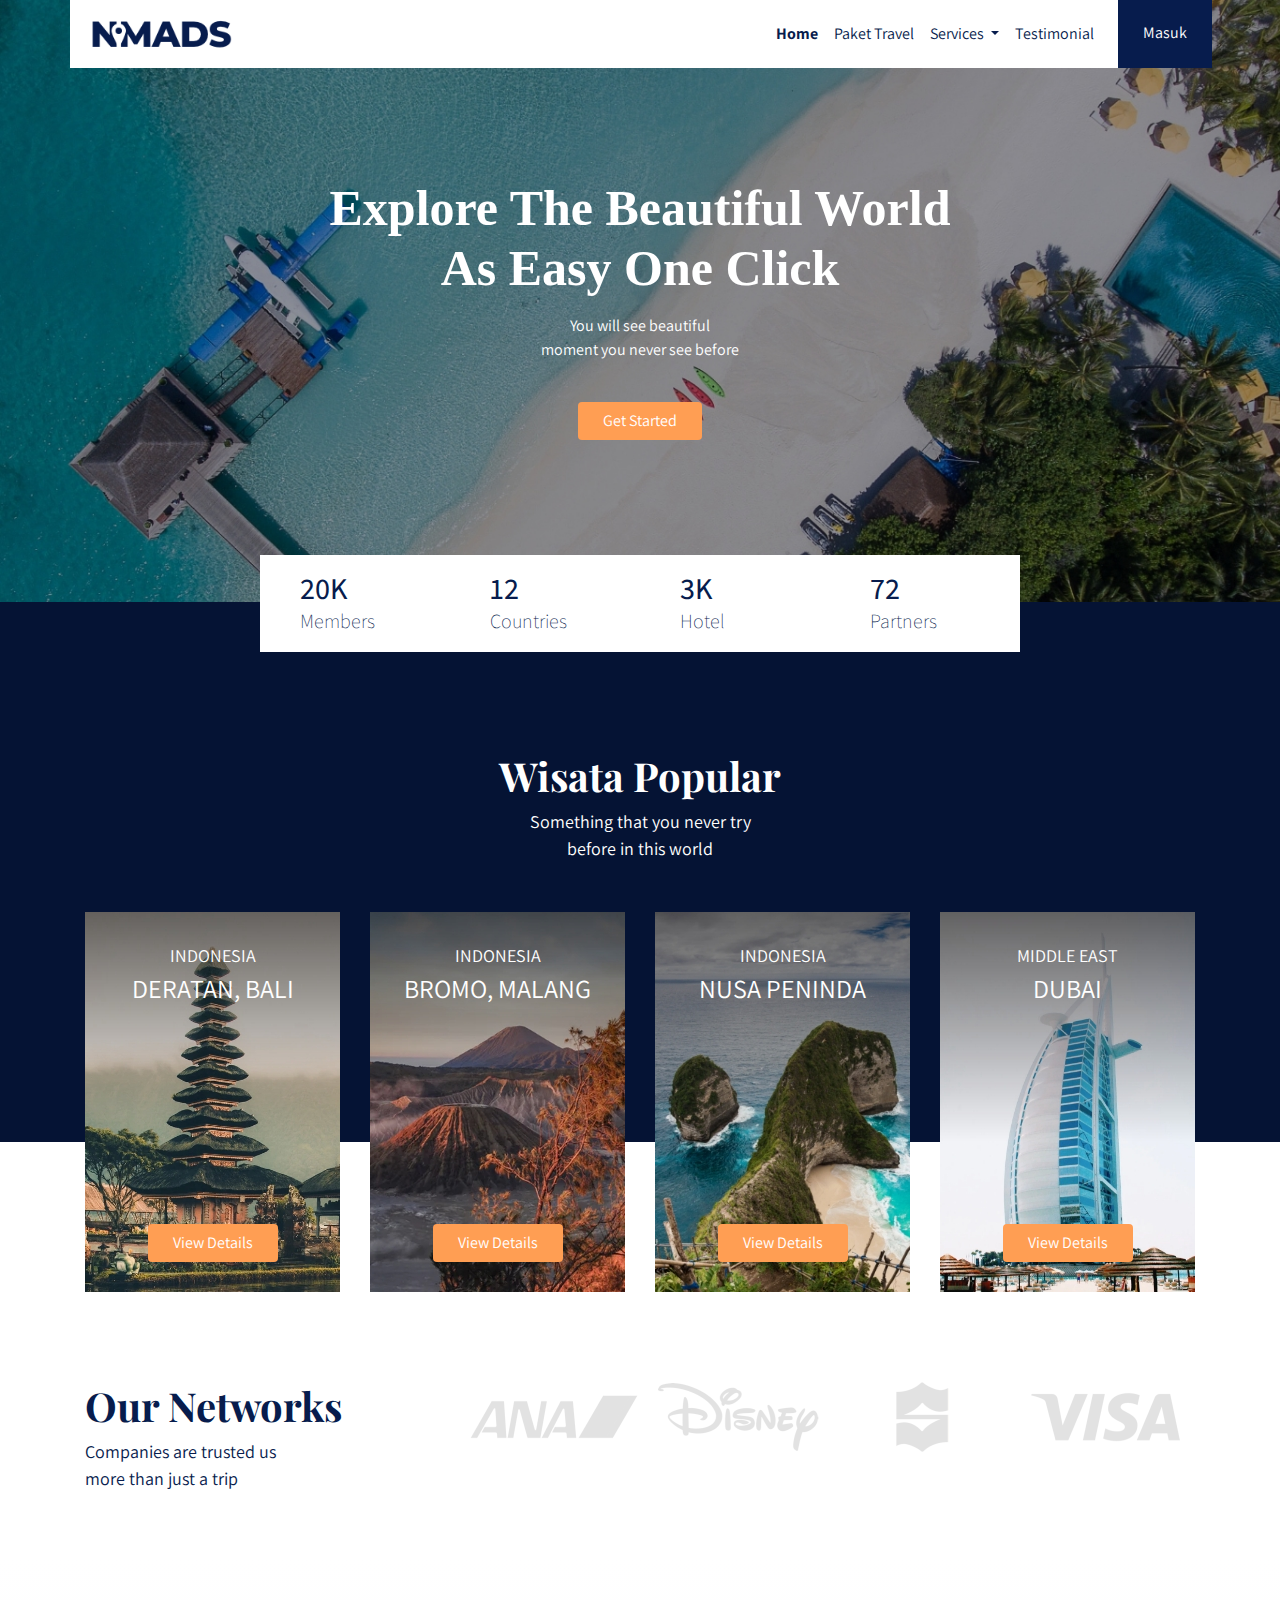
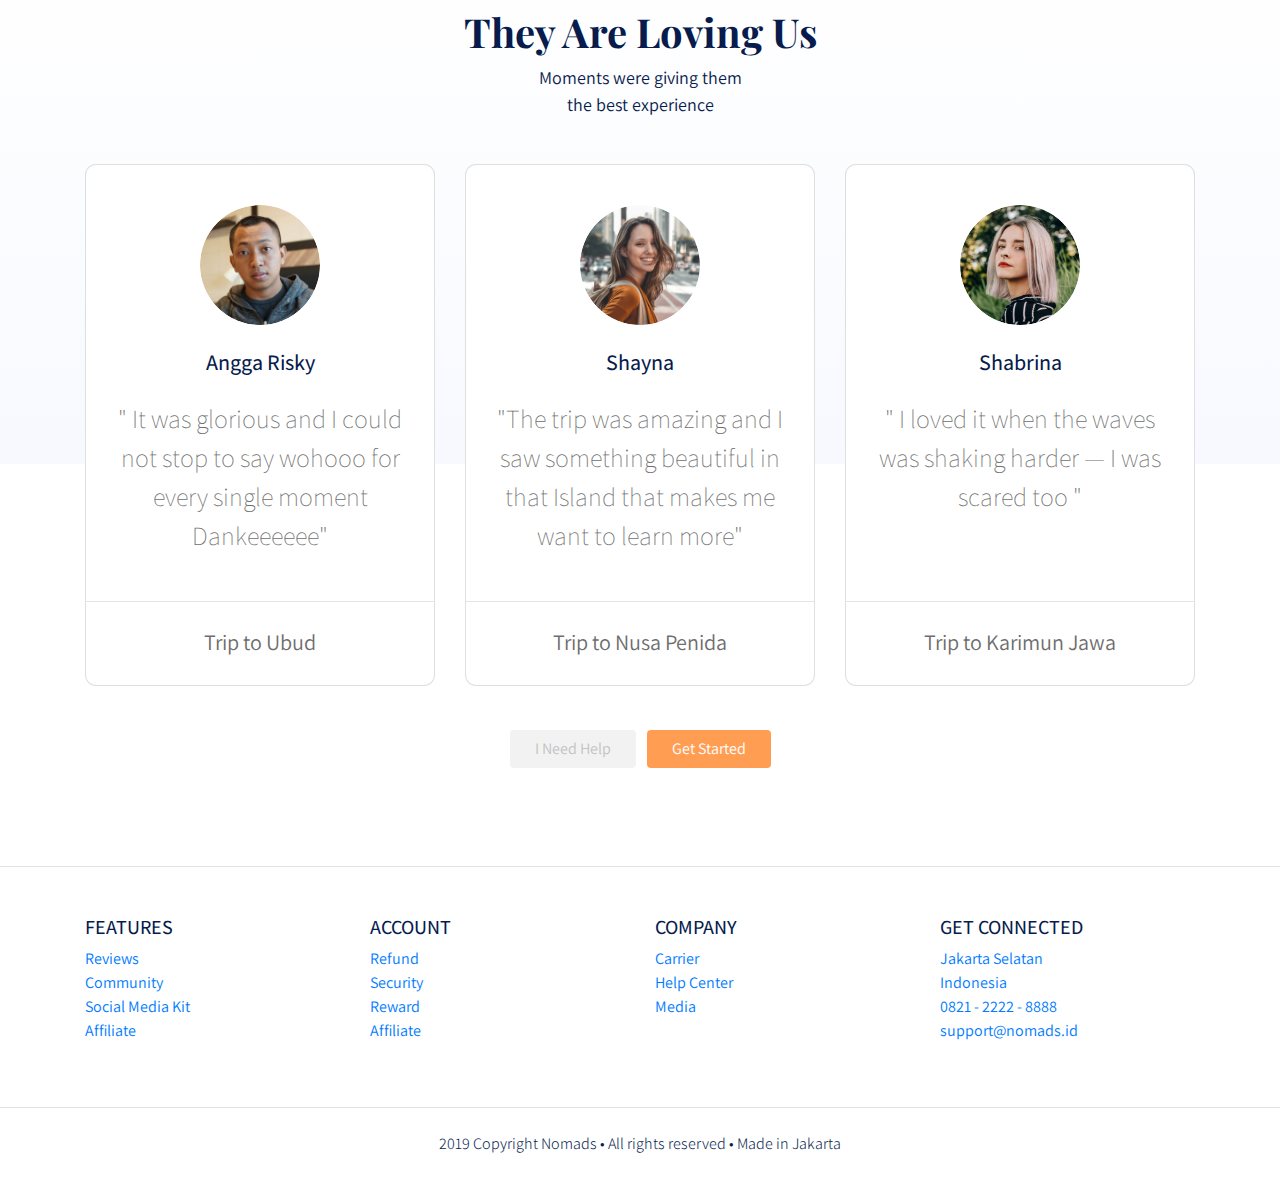
<file: index.html>
<!DOCTYPE html>
<html lang="en">

<head>
  <meta charset="UTF-8">
  <meta name="viewport" content="width=device-width, initial-scale=1.0">
  <meta http-equiv="X-UA-Compatible" content="ie=edge">
  <title>Nomads</title>
  <link rel="stylesheet" href="frontend/libraries/bootstrap/css/bootstrap.css">
  <link
    href="https://fonts.googleapis.com/css?family=Assistant:200,300,400,600,700,800|Playfair+Display:400,400i,700,700i,900,900i&display=swap"
    rel="stylesheet">
  <link rel="stylesheet" href="frontend/styles/main.css">
</head>

<body>
  <!-- Navbar -->
  <div class="container">
    <nav class="row navbar navbar-expand-lg navbar-light bg-white">
      <a href="#" class="navbar-brand">
        <img src="frontend/images/logo_nomads.png" alt="Logo NOMADS">
      </a>
      <button class="navbar-toggler navbar-toggler-right" type="button" data-toggle="collapse" data-target="#navb">
        <span class="navbar-toggler-icon"></span>
      </button>

      <div class="collapse navbar-collapse" id="navb">
        <ul class="navbar-nav ml-auto mr-3">
          <li class="nav-item mx md-2">
            <a href="#" class="nav-link active">Home</a>
          </li>
          <li class="nav-item mx md-2">
            <a href="#" class="nav-link">Paket Travel</a>
          </li>
          <li class="nav-item dropdown">
            <a href="#" class="nav-link dropdown-toggle" id="navbardrop" data-toggle="dropdown">
              Services
            </a>
            <div class="dropdown-menu">
              <a href="#" class="dropdown-item">Link</a>
              <a href="#" class="dropdown-item">Link</a>
              <a href="#" class="dropdown-item">Link</a>
            </div>
          </li>
          <li class="nav-item mx md-2">
            <a href="#" class="nav-link">Testimonial</a>
          </li>
        </ul>

        <!--  Mobile Button -->
        <form class="form-inline d-sm-block d-md-none">
          <button class="btn btn-login my-2 my-sm-0 px-4">
            Masuk
          </button>
        </form>
        <!-- Desktop Button -->
        <form class="form-inline my-2 my-lg-0 d-none d-md-block">
          <button class="btn btn-login btn-navbar-right my-2 my-sm-0 px-4">
            Masuk
          </button>
        </form>
      </div>
    </nav>
  </div>

  <!-- Header -->
  <header class="text-center">
    <h1>
      Explore The Beautiful World
      <br>
      As Easy One Click
    </h1>
    <p class="mt-3">
      You will see beautiful
      <br>
      moment you never see before
    </p>
    <a href="#" class="btn btn-get-started px-4 mt-4">
      Get Started
    </a>
  </header>

  <main>
    <div class="container">
      <section class="section-stats row justify-content-center" id="stats">
        <div class="col-3 col-md-2 stats-detail">
          <h2>20K</h2>
          <p>Members</p>
        </div>
        <div class="col-3 col-md-2 stats-detail">
          <h2>12</h2>
          <p>Countries</p>
        </div>
        <div class="col-3 col-md-2 stats-detail">
          <h2>3K</h2>
          <p>Hotel</p>
        </div>
        <div class="col-3 col-md-2 stats-detail">
          <h2>72</h2>
          <p>Partners</p>
        </div>
      </section>
    </div>

    <section class="section-popular" id="popular">
      <div class="container">
        <div class="row">
          <div class="col text-center section-popular-heading">
            <h2>Wisata Popular</h2>
            <p>
              Something that you never try
              <br>
              before in this world
            </p>
          </div>
        </div>
      </div>
    </section>

    <section class="section-popular-content" id="popularContent">
      <div class="container">
        <div class="section-popular-travel row justify-content-center">

          <div class="col-sm-6 col-md-4 col-lg-3">
            <div class="card-travel text-center d-flex flex-column"
              style="background-image: url('frontend/images/popular-1.jpg');">
              <div class="travel-country">INDONESIA</div>
              <div class="travel-location">DERATAN, BALI</div>
              <div class="travel-button mt-auto">
                <a href="details.html" class="btn btn-travel-details px-4">
                  View Details
                </a>
              </div>
            </div>
          </div>

          <div class="col-sm-6 col-md-4 col-lg-3">
            <div class="card-travel text-center d-flex flex-column"
              style="background-image: url('frontend/images/popular-2.jpg');">
              <div class="travel-country">INDONESIA</div>
              <div class="travel-location">BROMO, MALANG</div>
              <div class="travel-button mt-auto">
                <a href="details.html" class="btn btn-travel-details px-4">
                  View Details
                </a>
              </div>
            </div>
          </div>

          <div class="col-sm-6 col-md-4 col-lg-3">
            <div class="card-travel text-center d-flex flex-column"
              style="background-image: url('frontend/images/popular-3.jpg');">
              <div class="travel-country">INDONESIA</div>
              <div class="travel-location">NUSA PENINDA</div>
              <div class="travel-button mt-auto">
                <a href="details.html" class="btn btn-travel-details px-4">
                  View Details
                </a>
              </div>
            </div>
          </div>

          <div class="col-sm-6 col-md-4 col-lg-3">
            <div class="card-travel text-center d-flex flex-column"
              style="background-image: url('frontend/images/popular-4.jpg');">
              <div class="travel-country">MIDDLE EAST</div>
              <div class="travel-location">DUBAI</div>
              <div class="travel-button mt-auto">
                <a href="details.html" class="btn btn-travel-details px-4">
                  View Details
                </a>
              </div>
            </div>
          </div>

        </div>
      </div>
    </section>


    <section class="section-networks" id="networks">
      <div class="container">
        <div class="row">
          <div class="col-md-4">
            <h2>Our Networks</h2>
            <p>
              Companies are trusted us
              <br>
              more than just a trip
            </p>
          </div>
          <div class="col-md-8 text-center">
            <img src="frontend/images/partner.png" alt="Logo Partner" class="img-partner">
          </div>
        </div>
      </div>
    </section>

    <section class="section-testimonial-heading" id="testimonialHeading">
      <div class="container">
        <div class="row">
          <div class="col text-center">
            <h2>They Are Loving Us</h2>
            <p>
              Moments were giving them
              <br>
              the best experience
            </p>
          </div>
        </div>
      </div>
    </section>

    <section class="section section-testimonial-content" id="testimonialContent">
      <div class="container">
        <div class="section-popular-travel row justify-content-center">

          <div class="col-sm-6 col-md-6 col-lg-4">
            <div class="card card-testimonial text-center">
              <div class="testimonial-content">
                <img src="frontend/images/testimonial-1.png" alt="User" class="mb-4 rounded-circle">
                <h3 class="mb-4">Angga Risky</h3>
                <p class="testimonial">
                  " It was glorious and I could
                  not stop to say wohooo for
                  every single moment
                  Dankeeeeee"
                </p>
              </div>
              <hr>
              <p class="trip-to mt-2">
                Trip to Ubud
              </p>
            </div>
          </div>

          <div class="col-sm-6 col-md-6 col-lg-4">
            <div class="card card-testimonial text-center">
              <div class="testimonial-content">
                <img src="frontend/images/testimonial-2.png" alt="User" class="mb-4 rounded-circle">
                <h3 class="mb-4">Shayna</h3>
                <p class="testimonial">
                  "The trip was amazing and
                  I saw something beautiful in
                  that Island that makes me
                  want to learn more"
                </p>
              </div>
              <hr>
              <p class="trip-to mt-2">
                Trip to Nusa Penida
              </p>
            </div>
          </div>

          <div class="col-sm-6 col-md-6 col-lg-4">
            <div class="card card-testimonial text-center">
              <div class="testimonial-content">
                <img src="frontend/images/testimonial-3.png" alt="User" class="mb-4 rounded-circle">
                <h3 class="mb-4">Shabrina</h3>
                <p class="testimonial">
                  " I loved it when the waves
                  was shaking harder — I was
                  scared too "
                </p>
              </div>
              <hr>
              <p class="trip-to mt-2">
                Trip to Karimun Jawa
              </p>
            </div>
          </div>

        </div>
        <div class="row">
          <div class="col-12 text-center">
            <a href="#" class="btn btn-need-help px-4 mt-4 mx-1">
              I Need Help
            </a>
            <a href="#" class="btn btn-get-started px-4 mt-4 mx-1">
              Get Started
            </a>
          </div>
        </div>
      </div>
    </section>


  </main>

  <footer class="section-footer mt-5 mb-4 border-top">
    <div class="container pt-5 pb-5">
      <div class="row justify-content-center">
        <div class="col-12">
          <div class="row">

            <div class="col-12 col-lg-3">
              <h5>FEATURES</h5>
              <ul class="list-unstyled">
                <li><a href="#">Reviews</a></li>
                <li><a href="#">Community</a></li>
                <li><a href="#">Social Media Kit</a></li>
                <li><a href="#">Affiliate</a></li>
              </ul>
            </div>

            <div class="col-12 col-lg-3">
              <h5>ACCOUNT</h5>
              <ul class="list-unstyled">
                <li><a href="#"></a></li>
                <li><a href="#">Refund</a></li>
                <li><a href="#">Security</a></li>
                <li><a href="#">Reward</a></li>
                <li><a href="#">Affiliate</a></li>
              </ul>
            </div>

            <div class="col-12 col-lg-3">
              <h5>COMPANY</h5>
              <ul class="list-unstyled">
                <li><a href="#">Carrier</a></li>
                <li><a href="#">Help Center</a></li>
                <li><a href="#">Media</a></li>
              </ul>
            </div>

            <div class="col-12 col-lg-3">
              <h5>GET CONNECTED</h5>
              <ul class="list-unstyled">
                <li><a href="#">Jakarta Selatan</a></li>
                <li><a href="#">Indonesia</a></li>
                <li><a href="#">0821 - 2222 - 8888</a></li>
                <li><a href="#">support@nomads.id</a></li>
              </ul>
            </div>
          </div>
        </div>
      </div>
    </div>
    <div class="container-fluid">
      <div class="row border-top justify-content-center align-items-center pt-4">
        <div class="col-auto text-gray-500 font-weight-light">
          2019 Copyright Nomads • All rights reserved • Made in Jakarta
        </div>
      </div>
    </div>
  </footer>



  <script src="frontend/libraries/jquery/jquery-3.4.1.min.js"></script>
  <script src="frontend/libraries/bootstrap/js/bootstrap.js"></script>
  <script src="frontend/libraries/retina/retina.min.js"></script>
</body>


</html>
</file>
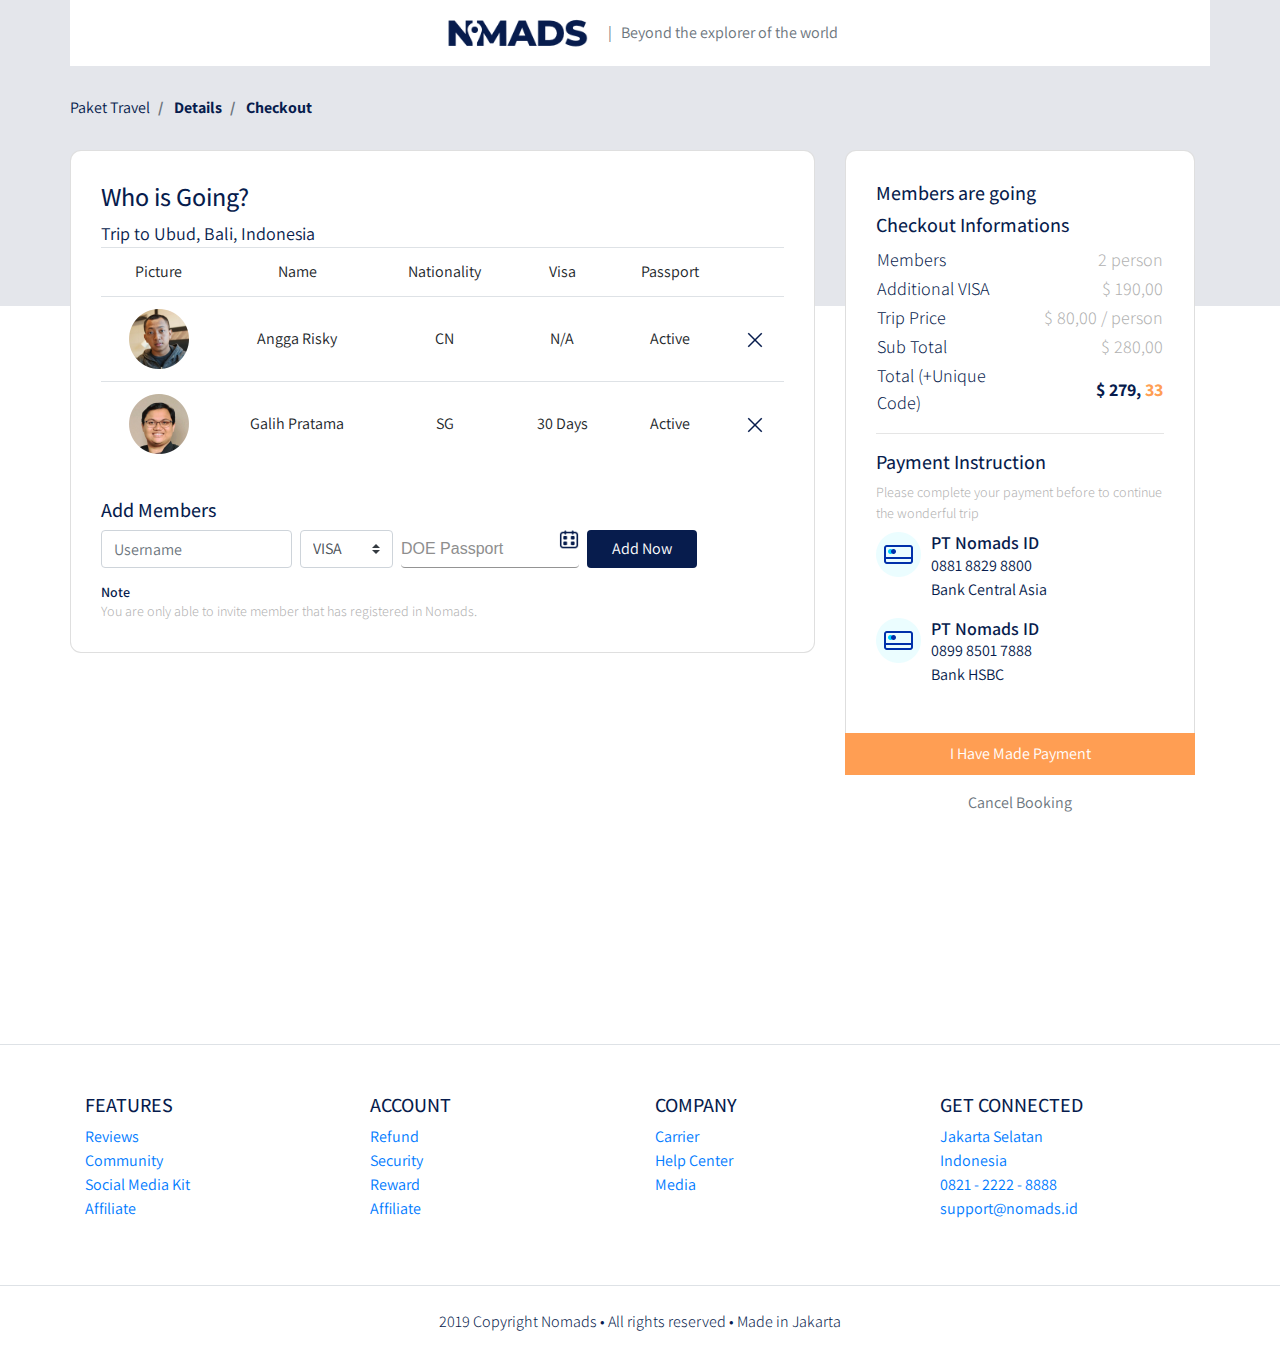
<file: checkout.html>
<!DOCTYPE html>
<html lang="en">

<head>
  <meta charset="UTF-8">
  <meta name="viewport" content="width=device-width, initial-scale=1.0">
  <meta http-equiv="X-UA-Compatible" content="ie=edge">
  <title>Document</title>
  <link rel="stylesheet" href="frontend/libraries/bootstrap/css/bootstrap.css">
  <link rel="stylesheet" href="frontend/libraries/xzoom/xzoom.css">
  <link rel="stylesheet" href="frontend/libraries/gijgo/css/gijgo.min.css">
  <link
    href="https://fonts.googleapis.com/css?family=Assistant:200,300,400,600,700,800|Playfair+Display:400,400i,700,700i,900,900i&display=swap"
    rel="stylesheet">
  <link rel="stylesheet" href="frontend/styles/main.css">
</head>

<body>
  <!-- Navbar -->
  <div class="container">
    <nav class="row navbar navbar-expand-lg navbar-light bg-white">
      <div class="navbar-nav ml-auto mr-auto mr-sm-auto mr-lg-0 mr-md-auto">
        <a href="index.html" class="navbar-brand">
          <img src="frontend/images/logo_nomads.png" alt="">
        </a>
      </div>

      <ul class="navbar-nav mr-auto d-none d-lg-block">
        <li>
          <span class="text-muted">
            | &nbsp; Beyond the explorer of the world
          </span>
        </li>
      </ul>
    </nav>
  </div>

  <main>
    <section class="section-details-header"></section>
    <div class="section-details-content">
      <div class="container">
        <div class="row">
          <div class="col p-0">
            <nav>

              <ol class="breadcrumb">
                <li class="breadcrumb-item">
                  Paket Travel
                </li>
                <li class="breadcrumb-item active">
                  Details
                </li>
                <li class="breadcrumb-item active">
                  Checkout
                </li>
              </ol>

            </nav>
          </div>
        </div>
        <div class="row">
          <div class="col-lg-8 pl-lg-0">
            <div class="card card-details">
              <h1>Who is Going?</h1>
              <p>
                Trip to Ubud, Bali, Indonesia
              </p>
              <div class="attendee">
                <table class="table table-responsive-sm text-center">
                  <thead>
                    <tr>
                      <td>Picture</td>
                      <td>Name</td>
                      <td>Nationality</td>
                      <td>Visa</td>
                      <td>Passport</td>
                      <td></td>
                    </tr>
                  </thead>
                  <tbody>
                    <tr>
                      <td>
                        <img src="frontend/images/avatar-1.png" height="60">
                      </td>
                      <td class="align-middle">
                        Angga Risky
                      </td>
                      <td class="align-middle">
                        CN
                      </td>
                      <td class="align-middle">
                        N/A
                      </td>
                      <td class="align-middle">
                        Active
                      </td>
                      <td class="align-middle">
                        <a href="#">
                          <img src="frontend/images/ic_remove.png">
                        </a>
                      </td>
                    </tr>
                    <tr>
                      <td>
                        <img src="frontend/images/avatar-2.png" height="60">
                      </td>
                      <td class="align-middle">
                        Galih Pratama
                      </td>
                      <td class="align-middle">
                        SG
                      </td>
                      <td class="align-middle">
                        30 Days
                      </td>
                      <td class="align-middle">
                        Active
                      </td>
                      <td class="align-middle">
                        <a href="#">
                          <img src="frontend/images/ic_remove.png">
                        </a>
                      </td>
                    </tr>
                  </tbody>
                </table>
              </div>
              <div class="member mt-3">
                <h2>Add Members</h2>
                <form class="form-inline">
                  <label for="inputUsername" class="sr-only">Name</label>
                  <input type="text" class="form-control mb-2 mr-sm-2" id="inputUsername" placeholder="Username">

                  <label for="inputVisa" class="sr-only">Visa</label>
                  <select name="inputVisa" id="inputVisa" class="custom-select mb-2 mr-sm-2">
                    <option value="VISA" selected>VISA</option>
                    <option value="30 Days">30 Days</option>
                    <option value="N/A">N/A</option>
                  </select>


                  <label for="doePassport" class="sr-only">DOE Password</label>
                  <div class="input-group mb-2 mr-sm-2">
                    <input type="text" class="form-control datepicker" id="doePassport" placeholder="DOE Passport" />
                  </div>


                  <button type="submit" class="btn btn-add-now mb-2 px-4">
                    Add Now
                  </button>
                </form>
                <h3 class="mt-2 mb-0">Note</h3>
                <p class="disclaimer mb-0">
                  You are only able to invite member that has registered in Nomads.
                </p>
              </div>
            </div>
          </div>
          <div class="col-lg-4">
            <div class="card card-details card-right">
              <h2>Members are going</h2>
              <h2>Checkout Informations</h2>
              <div class="trip-informations">
                <table>
                  <tr>
                    <th width="50%">Members</th>
                    <td width="50%" class="text-right">
                      2 person
                    </td>
                  </tr>
                  <tr>
                    <th width="50%">Additional VISA</th>
                    <td width="50%" class="text-right">
                      $ 190,00
                    </td>
                  </tr>
                  <tr>
                    <th width="50%">Trip Price</th>
                    <td width="50%" class="text-right">
                      $ 80,00 / person
                    </td>
                  </tr>
                  <tr>
                    <th width="50%">Sub Total</th>
                    <td width="50%" class="text-right">
                      $ 280,00
                    </td>
                  </tr>
                  <tr>
                    <th width="50%">Total (+Unique Code)</th>
                    <td width="50%" class="text-right text-total">
                      <span class="text-blue">
                        $ 279,
                      </span>
                      <span class="text-orange">33</span>
                    </td>
                  </tr>
                </table>
                <hr>
                <h2>Payment Instruction</h2>
                <p class="payment-instructions">
                  Please complete your payment before to
                  continue the wonderful trip
                </p>
                <div class="bank mt-2">
                  <div class="bank-item pb-3">
                    <img src="frontend/images/ic_bank.png" alt="" class="bank-image">
                    <div class="description">
                      <h3>PT Nomads ID</h3>
                      <p>
                        0881 8829 8800
                        <br>
                        Bank Central Asia
                      </p>
                    </div>
                    <div class="clearfix"></div>
                  </div>
                </div>
                <div class="bank">
                  <div class="bank-item pb-3">
                    <img src="frontend/images/ic_bank.png" alt="" class="bank-image">
                    <div class="description">
                      <h3>PT Nomads ID</h3>
                      <p>
                        0899 8501 7888
                        <br>
                        Bank HSBC
                      </p>
                    </div>
                    <div class="clearfix"></div>
                  </div>
                </div>
              </div>
            </div>
            <div class="join-container">
              <a href="success.html" class="btn btn-block btn-join-now mt-3 py-2">
                I Have Made Payment
              </a>
            </div>
            <div class="text-center mt-3">
              <a href="details.html" class="text-muted">
                Cancel Booking
              </a>
            </div>
          </div>
        </div>
      </div>
    </div>

  </main>

  <footer class="section-footer mt-5 mb-4 border-top">
    <div class="container pt-5 pb-5">
      <div class="row justify-content-center">
        <div class="col-12">
          <div class="row">

            <div class="col-12 col-lg-3">
              <h5>FEATURES</h5>
              <ul class="list-unstyled">
                <li><a href="#">Reviews</a></li>
                <li><a href="#">Community</a></li>
                <li><a href="#">Social Media Kit</a></li>
                <li><a href="#">Affiliate</a></li>
              </ul>
            </div>

            <div class="col-12 col-lg-3">
              <h5>ACCOUNT</h5>
              <ul class="list-unstyled">
                <li><a href="#"></a></li>
                <li><a href="#">Refund</a></li>
                <li><a href="#">Security</a></li>
                <li><a href="#">Reward</a></li>
                <li><a href="#">Affiliate</a></li>
              </ul>
            </div>

            <div class="col-12 col-lg-3">
              <h5>COMPANY</h5>
              <ul class="list-unstyled">
                <li><a href="#">Carrier</a></li>
                <li><a href="#">Help Center</a></li>
                <li><a href="#">Media</a></li>
              </ul>
            </div>

            <div class="col-12 col-lg-3">
              <h5>GET CONNECTED</h5>
              <ul class="list-unstyled">
                <li><a href="#">Jakarta Selatan</a></li>
                <li><a href="#">Indonesia</a></li>
                <li><a href="#">0821 - 2222 - 8888</a></li>
                <li><a href="#">support@nomads.id</a></li>
              </ul>
            </div>
          </div>
        </div>
      </div>
    </div>
    <div class="container-fluid">
      <div class="row border-top justify-content-center align-items-center pt-4">
        <div class="col-auto text-gray-500 font-weight-light">
          2019 Copyright Nomads • All rights reserved • Made in Jakarta
        </div>
      </div>
    </div>
  </footer>



  <script src="frontend/libraries/jquery/jquery-3.4.1.min.js"></script>
  <script src="frontend/libraries/bootstrap/js/bootstrap.js"></script>
  <script src="frontend/libraries/retina/retina.min.js"></script>
  <script src="frontend/libraries/xzoom/xzoom.min.js"></script>

  <script src="frontend/libraries/gijgo/js/gijgo.min.js"></script>

  <script>
    $(document).ready(function () {
      $('.xzoom, x.zoom-gallery').xzoom({
        zoomWidth: 500,
        title: false,
        tint: '#333',
        Xoffset: 15
      });

      $('.datepicker').datepicker({
        uilibrary: 'bootstrap4',
        icons: {
          rightIcon: '<img src="frontend/images/ic_doe.png"/>'
        }
      });
    });
  </script>
</body>


</html>
</file>
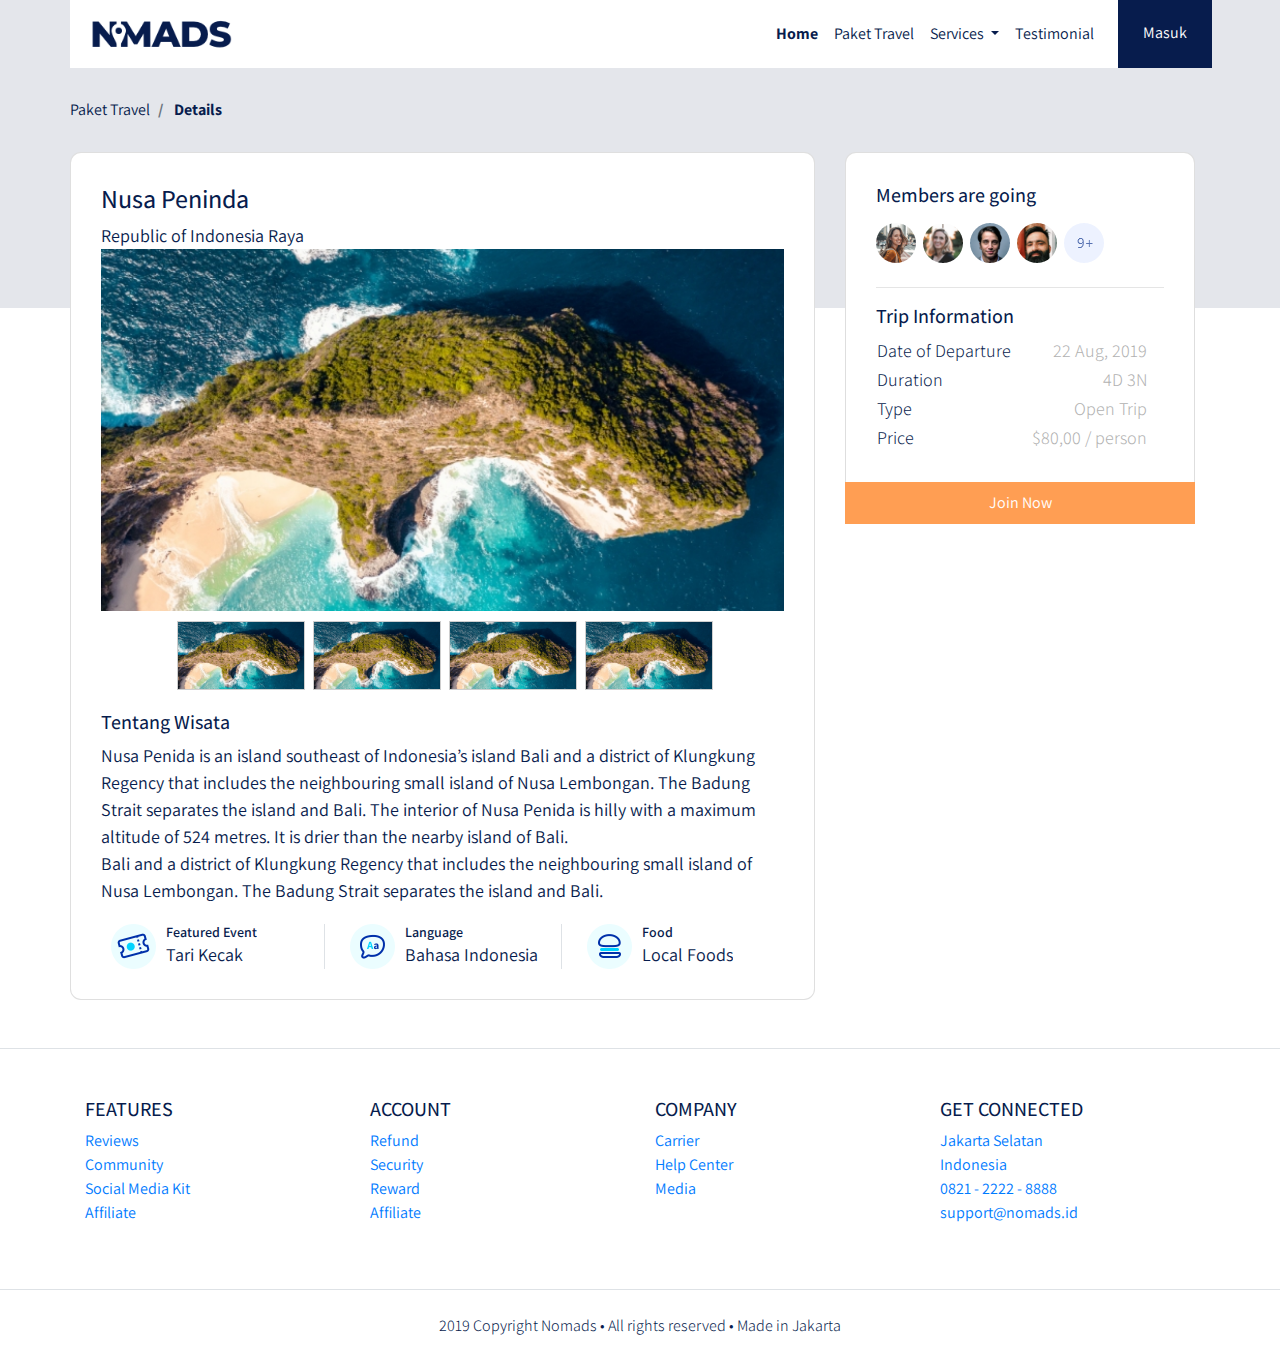
<file: details.html>
<!DOCTYPE html>
<html lang="en">

<head>
  <meta charset="UTF-8">
  <meta name="viewport" content="width=device-width, initial-scale=1.0">
  <meta http-equiv="X-UA-Compatible" content="ie=edge">
  <title>Document</title>
  <link rel="stylesheet" href="frontend/libraries/bootstrap/css/bootstrap.css">
  <link rel="stylesheet" href="frontend/libraries/xzoom/xzoom.css">
  <link
    href="https://fonts.googleapis.com/css?family=Assistant:200,300,400,600,700,800|Playfair+Display:400,400i,700,700i,900,900i&display=swap"
    rel="stylesheet">
  <link rel="stylesheet" href="frontend/styles/main.css">
</head>

<body>
  <!-- Navbar -->
  <div class="container">
    <nav class="row navbar navbar-expand-lg navbar-light bg-white">
      <a href="#" class="navbar-brand">
        <img src="frontend/images/logo_nomads.png" alt="Logo NOMADS">
      </a>
      <button class="navbar-toggler navbar-toggler-right" type="button" data-toggle="collapse" data-target="#navb">
        <span class="navbar-toggler-icon"></span>
      </button>

      <div class="collapse navbar-collapse" id="navb">
        <ul class="navbar-nav ml-auto mr-3">
          <li class="nav-item mx md-2">
            <a href="#" class="nav-link active">Home</a>
          </li>
          <li class="nav-item mx md-2">
            <a href="#" class="nav-link">Paket Travel</a>
          </li>
          <li class="nav-item dropdown">
            <a href="#" class="nav-link dropdown-toggle" id="navbardrop" data-toggle="dropdown">
              Services
            </a>
            <div class="dropdown-menu">
              <a href="#" class="dropdown-item">Link</a>
              <a href="#" class="dropdown-item">Link</a>
              <a href="#" class="dropdown-item">Link</a>
            </div>
          </li>
          <li class="nav-item mx md-2">
            <a href="#" class="nav-link">Testimonial</a>
          </li>
        </ul>

        <!--  Mobile Button -->
        <form class="form-inline d-sm-block d-md-none">
          <button class="btn btn-login my-2 my-sm-0 px-4">
            Masuk
          </button>
        </form>
        <!-- Desktop Button -->
        <form class="form-inline my-2 my-lg-0 d-none d-md-block">
          <button class="btn btn-login btn-navbar-right my-2 my-sm-0 px-4">
            Masuk
          </button>
        </form>
      </div>
    </nav>
  </div>

  <main>
    <section class="section-details-header"></section>
    <div class="section-details-content">
      <div class="container">
        <div class="row">
          <div class="col p-0">
            <nav>

              <ol class="breadcrumb">
                <li class="breadcrumb-item">
                  Paket Travel
                </li>
                <li class="breadcrumb-item active">
                  Details
                </li>
              </ol>

            </nav>
          </div>
        </div>
        <div class="row">
          <div class="col-lg-8 pl-lg-0">
            <div class="card card-details">
              <h1>Nusa Peninda</h1>
              <p>
                Republic of Indonesia Raya
              </p>
              <div class="gallery">
                <div class="xzoom-container">
                  <img src="frontend/images/details.jpg" class="xzoom" id="xzoom-default"
                    xoriginal="frontend/images/details.jpg">
                </div>
                <div class="xzoom-thumbs">
                  <a href="frontend/images/details.jpg">
                    <img src="frontend/images/details.jpg" class="xzoom-gallery" width="128"
                      xpreview="frontend/images/details.jpg">
                  </a>
                  <a href="frontend/images/details.jpg">
                    <img src="frontend/images/details.jpg" class="xzoom-gallery" width="128"
                      xpreview="frontend/images/details.jpg">
                  </a>
                  <a href="frontend/images/details.jpg">
                    <img src="frontend/images/details.jpg" class="xzoom-gallery" width="128"
                      xpreview="frontend/images/details.jpg">
                  </a>
                  <a href="frontend/images/details.jpg">
                    <img src="frontend/images/details.jpg" class="xzoom-gallery" width="128"
                      xpreview="frontend/images/details.jpg">
                  </a>
                </div>
              </div>
              <h2>Tentang Wisata</h2>
              <p>
                Nusa Penida is an island southeast of Indonesia’s island Bali and a district of
                Klungkung
                Regency that includes the neighbouring small island of Nusa Lembongan. The Badung
                Strait separates the island and Bali. The interior of Nusa Penida is hilly with a
                maximum
                altitude of 524 metres. It is drier than the nearby island of Bali.
              </p>
              <p>
                Bali and a district of Klungkung Regency that includes the neighbouring small island of
                Nusa Lembongan. The Badung Strait separates the island and Bali.
              </p>
              <div class=" features row">
                <div class="col-md-4">
                  <div class="description">
                    <img src="frontend/images/ic_event.png" class="features-image" alt="">
                    <div class="description">
                      <h3>Featured Event</h3>
                      <p>Tari Kecak</p>
                    </div>
                  </div>
                </div>
                <div class="col-md-4 border-left">
                  <div class="description">
                    <img src="frontend/images/ic_language.png" alt="" class="features-image">
                    <div class="description">
                      <h3>Language</h3>
                      <p>Bahasa Indonesia</p>
                    </div>
                  </div>
                </div>
                <div class="col-md-4 border-left">
                  <div class="description">
                    <img src="frontend/images/ic_foods.png" alt="" class="features-image">
                    <div class="description">
                      <h3>Food</h3>
                      <p>Local Foods</p>
                    </div>
                  </div>
                </div>
              </div>
            </div>
          </div>
          <div class="col-lg-4">
            <div class="card card-details card-right">
              <h2>Members are going</h2>
              <div class="members my-2">
                <img src="frontend/images/member1.png" alt="" class="member-image mr-1">
                <img src="frontend/images/member2.png" alt="" class="member-image mr-1">
                <img src="frontend/images/member3.png" alt="" class="member-image mr-1">
                <img src="frontend/images/member4.png" alt="" class="member-image mr-1">
                <img src="frontend/images/member5.png" alt="" class="member-image mr-1">
              </div>
              <hr>
              <h2>Trip Information</h2>
              <div class="trip-informations">
                <table>
                  <tr>
                    <th width="50%">Date of Departure</th>
                    <td width="50%" class="text-right">
                      22 Aug, 2019
                    </td>
                  </tr>
                  <tr>
                    <th width="50%">Duration</th>
                    <td width="50%" class="text-right">
                      4D 3N
                    </td>
                  </tr>
                  <tr>
                    <th width="50%">Type</th>
                    <td width="50%" class="text-right">
                      Open Trip
                    </td>
                  </tr>
                  <tr>
                    <th width="50%">Price</th>
                    <td width="50%" class="text-right">
                      $80,00 / person
                    </td>
                  </tr>
                </table>
              </div>
            </div>
            <div class="join-container">
              <a href="checkout.html" class="btn btn-block btn-join-now mt-3 py-2">
                Join Now
              </a>
            </div>
          </div>
        </div>
      </div>
    </div>

  </main>

  <footer class="section-footer mt-5 mb-4 border-top">
    <div class="container pt-5 pb-5">
      <div class="row justify-content-center">
        <div class="col-12">
          <div class="row">

            <div class="col-12 col-lg-3">
              <h5>FEATURES</h5>
              <ul class="list-unstyled">
                <li><a href="#">Reviews</a></li>
                <li><a href="#">Community</a></li>
                <li><a href="#">Social Media Kit</a></li>
                <li><a href="#">Affiliate</a></li>
              </ul>
            </div>

            <div class="col-12 col-lg-3">
              <h5>ACCOUNT</h5>
              <ul class="list-unstyled">
                <li><a href="#"></a></li>
                <li><a href="#">Refund</a></li>
                <li><a href="#">Security</a></li>
                <li><a href="#">Reward</a></li>
                <li><a href="#">Affiliate</a></li>
              </ul>
            </div>

            <div class="col-12 col-lg-3">
              <h5>COMPANY</h5>
              <ul class="list-unstyled">
                <li><a href="#">Carrier</a></li>
                <li><a href="#">Help Center</a></li>
                <li><a href="#">Media</a></li>
              </ul>
            </div>

            <div class="col-12 col-lg-3">
              <h5>GET CONNECTED</h5>
              <ul class="list-unstyled">
                <li><a href="#">Jakarta Selatan</a></li>
                <li><a href="#">Indonesia</a></li>
                <li><a href="#">0821 - 2222 - 8888</a></li>
                <li><a href="#">support@nomads.id</a></li>
              </ul>
            </div>
          </div>
        </div>
      </div>
    </div>
    <div class="container-fluid">
      <div class="row border-top justify-content-center align-items-center pt-4">
        <div class="col-auto text-gray-500 font-weight-light">
          2019 Copyright Nomads • All rights reserved • Made in Jakarta
        </div>
      </div>
    </div>
  </footer>



  <script src="frontend/libraries/jquery/jquery-3.4.1.min.js"></script>
  <script src="frontend/libraries/bootstrap/js/bootstrap.js"></script>
  <script src="frontend/libraries/retina/retina.min.js"></script>
  <script src="frontend/libraries/xzoom/xzoom.min.js"></script>

  <script>
    $(document).ready(function () {
      $('.xzoom, x.zoom-gallery').xzoom({
        zoomWidth: 500,
        title: false,
        tint: '#333',
        Xoffset: 15
      });
    });
  </script>
</body>


</html>
</file>
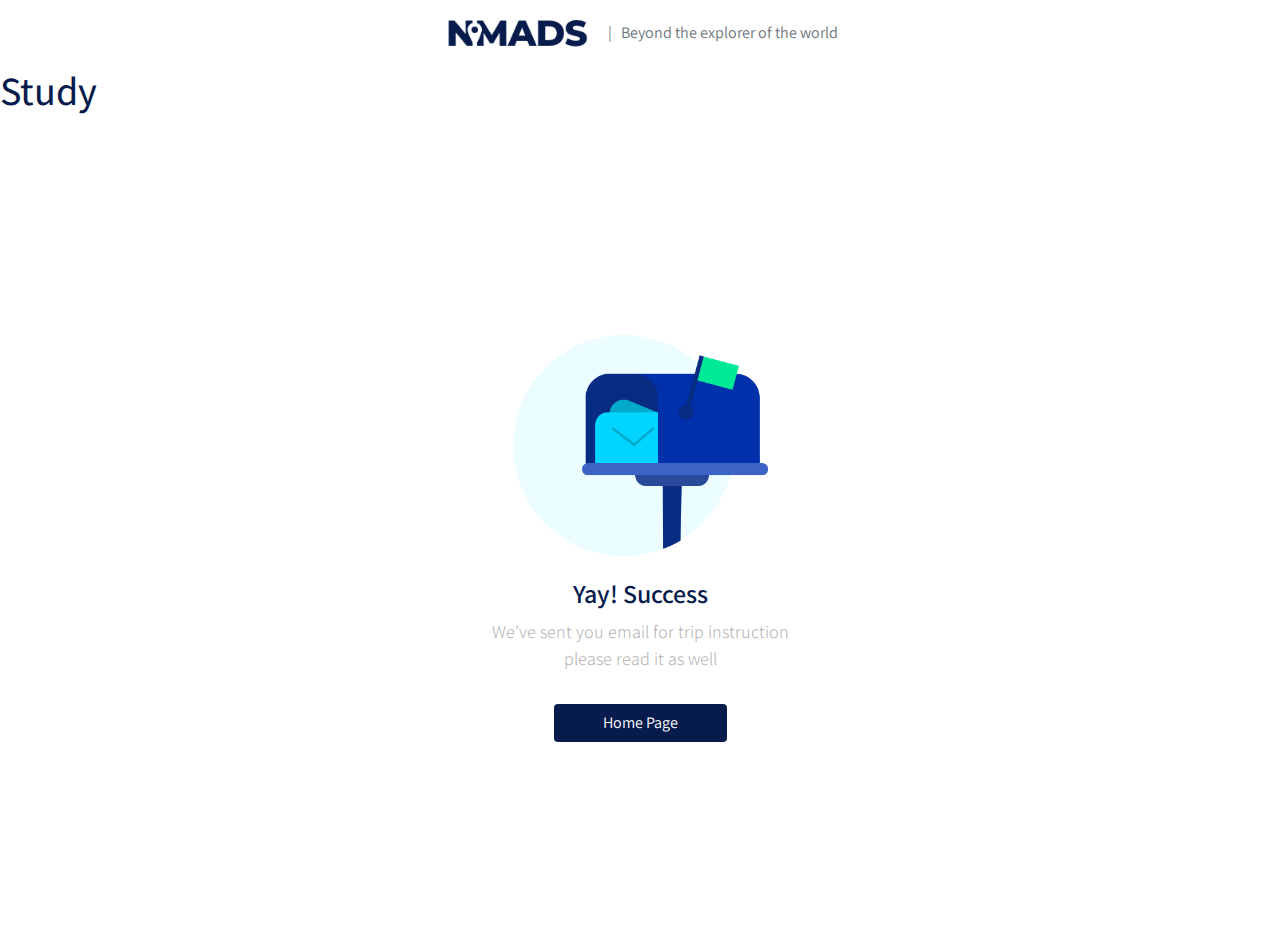
<file: success.html>
<!DOCTYPE html>
<html lang="en">

<head>
  <meta charset="UTF-8">
  <meta name="viewport" content="width=device-width, initial-scale=1.0">
  <meta http-equiv="X-UA-Compatible" content="ie=edge">
  <title>Document</title>
  <link rel="stylesheet" href="frontend/libraries/bootstrap/css/bootstrap.css">
  <link rel="stylesheet" href="frontend/libraries/xzoom/xzoom.css">
  <link rel="stylesheet" href="frontend/libraries/gijgo/css/gijgo.min.css">
  <link
    href="https://fonts.googleapis.com/css?family=Assistant:200,300,400,600,700,800|Playfair+Display:400,400i,700,700i,900,900i&display=swap"
    rel="stylesheet">
  <link rel="stylesheet" href="frontend/styles/main.css">
</head>

<body>
  <!-- Navbar -->
  <div class="container">
    <nav class="row navbar navbar-expand-lg navbar-light bg-white">
      <div class="navbar-nav ml-auto mr-auto mr-sm-auto mr-lg-0 mr-md-auto">
        <a href="index.html" class="navbar-brand">
          <img src="frontend/images/logo_nomads.png" alt="">
        </a>
      </div>

      <ul class="navbar-nav mr-auto d-none d-lg-block">
        <li>
          <span class="text-muted">
            | &nbsp; Beyond the explorer of the world
          </span>
        </li>
      </ul>
    </nav>
  </div>

  <h1>Study</h1>

  <main>
    <div class="section-success d-flex align-items-center">
      <div class="col text-center">
        <img src="frontend/images/ic_mail.png" alt="">
        <h1>Yay! Success</h1>
        <p>
          We’ve sent you email for trip instruction
          <br>
          please read it as well
        </p>
        <a href="index.html" class="btn btn-home-page mt-3 px-5">
          Home Page
        </a>
      </div>
    </div>
  </main>



  <script src="frontend/libraries/jquery/jquery-3.4.1.min.js"></script>
  <script src="frontend/libraries/bootstrap/js/bootstrap.js"></script>
  <script src="frontend/libraries/retina/retina.min.js"></script>
  <script src="frontend/libraries/xzoom/xzoom.min.js"></script>

  <script src="frontend/libraries/gijgo/js/gijgo.min.js"></script>

  <script>
    $(document).ready(function () {
      $('.xzoom, x.zoom-gallery').xzoom({
        zoomWidth: 500,
        title: false,
        tint: '#333',
        Xoffset: 15
      });

      $('.datepicker').datepicker({
        uilibrary: 'bootstrap4',
        icons: {
          rightIcon: '<img src="frontend/images/ic_doe.png"/>'
        }
      });
    });
  </script>
</body>


</html>
</file>
<file: frontend/styles/main.css>
body {
  background-color: #FFFFFF;
  font-family: 'Assistant', sans-serif;
  color: #071C4D;
}

.navbar-brand img {
  max-height: 40px;
}

.navbar-light .navbar-nav .nav-link {
  color: #071C4D;
}

.navbar-light .navbar-nav .nav-link.active {
  font-weight: bold;
  color: #071C4D !important;
}

.btn-navbar-right {
  margin-top: -10px !important;
  margin-bottom: -8px !important;
  margin-right: -18px !important;
  height: 70px;
  border-radius: 0;
}

.btn-login {
  background-color: #071C4D;
  color: #fff;
}

.btn-login:hover {
  background-color: #1E3771;
  color: #fff;
}

header {
  padding: 180px 0 165px;
  margin-top: -70px;
  background-image: url("../images/header.jpg");
  background-size: cover;
}

header h1,
header p {
  color: #fff;
}

header h1 {
  font-family: 'Playfair Dispay', serif;
  font-weight: bold;
  font-size: 50px;
}

header p {
  font-weight: 22px;
}

header .btn-get-started {
  background-color: #FF9E53;
  color: #fff;
}

header .btn-get-started:hover {
  background-color: #FFAA69;
  color: #fff;
}

.section-stats {
  margin-top: -50px;
}

.section-stats .stats-detail {
  padding-top: 15px;
  background-color: #fff !important;
  padding-left: 40px;
}

.section-stats h2 {
  font-size: 30px;
  margin-bottom: 0;
}

.section-stats p {
  font-size: 20px;
  font-weight: lighter;
}

.section-popular {
  min-height: 540px;
  background-color: #051334;
  margin-top: -50px;
  margin-bottom: -230px;
}

.section-popular .section-popular-heading {
  margin-top: 150px;
}

.section-popular .section-popular-heading h2,
.section-popular .section-popular-heading p {
  color: #fff;
}

.section-popular .section-popular-heading h2 {
  font-family: 'Playfair Display', serif;
  font-weight: bold;
  font-size: 40px;
}

.section-popular .section-popular-heading p {
  font-size: 18px;
}

.section-popular-content .section-popular-travel .card-travel {
  min-height: 380px;
  background-color: #DDD;
  color: #fff;
  padding: 30px;
  background-size: cover;
  margin-bottom: 20px;
}

.section-popular-content .travel-country {
  font-size: 18px;
  color: #fff;
}

.section-popular-content .travel-location {
  font-size: 26px;
  color: #fff;
}

.section-popular-content .travel-button .btn-travel-details {
  background-color: #FF9E53;
  color: #fff;
}

.section-popular-content .travel-button .btn-travel-details:hover {
  background-color: #FFAE6F;
  color: #fff;
}

.section-networks {
  background-color: #fff;
  margin-top: -170px;
  padding-top: 240px;
  padding-bottom: 50px;
}

.section-networks h2 {
  font-family: 'Playfair Display', serif;
  font-weight: bold;
  font-size: 40px;
}

.section-networks p {
  font-size: 18px;
}

.section-networks img {
  max-width: 100%;
}

.section-testimonial-heading {
  background: -webkit-gradient(linear, left top, left bottom, from(#fff), to(#f7f9ff));
  background: linear-gradient(#fff 0%, #f7f9ff 100%);
  padding-top: 50px;
  min-height: 506px;
}

.section-testimonial-heading h2 {
  font-family: 'Playfair Display', serif;
  font-weight: bold;
  font-size: 40px;
}

.section-testimonial-heading p {
  font-size: 18px;
}

.section-testimonial-content {
  margin-top: -300px;
  padding-bottom: 50px;
}

.section-testimonial-content .card-testimonial {
  padding: 40px 20px 10px;
  border-radius: 11px;
  margin-bottom: 20px;
}

.section-testimonial-content .card-testimonial .testimonial-content {
  min-height: 380px;
}

.section-testimonial-content .card-testimonial h3 {
  font-size: 22px;
}

.section-testimonial-content .card-testimonial .testimonial {
  font-weight: 200;
  font-size: 26px;
  color: #6e6e6e;
  min-height: 160px;
}

.section-testimonial-content .card-testimonial .trip-to {
  font-weight: normal;
  font-size: 22px;
  color: #6e6e6e;
}

.section-testimonial-content .card-testimonial hr {
  margin-left: -20px;
  margin-right: -20px;
}

.section-testimonial-content .btn-get-started {
  background-color: #FF9E53;
  color: #fff;
}

.section-testimonial-content .btn-get-started:hover {
  background-color: #FFAA69;
  color: #fff;
}

.section-testimonial-content .btn-need-help {
  background-color: #F2F2F2;
  color: #C3C3C3;
}

.section-testimonial-content .btn-need-help:hover {
  background-color: #FAFAFA;
  color: #C3C3C3;
}

.section-testimonial-content .section-footer a {
  color: #071C4D;
}

.section-details-header {
  min-height: 310px;
  background: #E4E6EB;
  margin-top: -70px;
}

.section-details-content {
  margin-top: -210px;
  min-height: 100vh;
}

.section-details-content .breadcrumb {
  background-color: transparent;
  padding: 0;
  margin-bottom: 30px;
}

.section-details-content .breadcrumb-item.active {
  font-weight: bold;
  color: #071C4D;
}

.section-details-content .card-details {
  padding: 30px;
  border-radius: 11px;
}

.section-details-content .card-details h1 {
  font-size: 26px;
}

.section-details-content .card-details h2 {
  font-size: 20px;
}

.section-details-content .card-details p {
  font-size: 18px;
}

.section-details-content .card-details h3 {
  font-weight: 600;
  font-size: 14px;
  color: #071C4D;
}

.section-details-content .card-details .trip-informations th {
  font-weight: 300;
  font-size: 18px;
  color: #071C4D;
}

.section-details-content .card-details .trip-informations td {
  font-weight: 300;
  font-size: 18px;
  color: #B1B1B1;
}

.section-details-content .card-details .trip-informations .text-blue {
  color: #071C4D;
  font-weight: bold;
}

.section-details-content .card-details .trip-informations .text-orange {
  color: #FF9E53;
  font-weight: bold;
}

.section-details-content .card-details .payment-instructions {
  font-weight: 300;
  font-size: 14px;
  color: #b1b1b1;
}

.section-details-content .card-details .bank .bank-item h3 {
  font-size: 18px;
  color: #071C4D;
  margin-bottom: 0;
}

.section-details-content .card-details .bank .bank-item p {
  margin-bottom: 0;
}

.section-details-content .card-details .bank .bank-item .description {
  margin-left: 10px;
  overflow: hidden;
  float: left;
}

.section-details-content .card-details .bank .bank-item .description p {
  font-weight: normal;
  font-size: 16px;
  color: #071C4D;
}

.section-details-content .card-details .bank .bank-image {
  width: 45px;
  height: 45px;
  float: left;
}

.section-details-content .card-details .disclaimer {
  font-weight: 300;
  font-size: 14px;
  color: #b1b1b1;
}

.section-details-content .card-details .gj-datepicker .datepicker {
  border-right: 0;
}

.section-details-content .card-details .gj-datepicker .input-group-append .btn {
  padding-right: 30px;
}

.section-details-content .card-details .btn-add-now {
  background-color: #071C4D;
  color: #fff;
}

.section-details-content .card-details .btn-add-now:hover {
  background-color: #1C46A7;
  color: #fff;
}

.section-details-content .card-right {
  border-bottom-left-radius: 0;
  border-bottom-right-radius: 0;
  border-bottom: 0;
}

.section-details-content .features {
  margin-top: 20px;
}

.section-details-content h3 {
  font-size: 18px;
  color: #071C4D;
  margin-bottom: 0;
}

.section-details-content p {
  margin-bottom: 0;
}

.section-details-content .description {
  margin-left: 10px;
  overflow: hidden;
  float: left;
}

.section-details-content .features-image {
  width: 45px;
  height: 45px;
  float: left;
}

.section-details-content .gallery .xzoom-container {
  display: block;
}

.section-details-content .gallery .xzoom-container .xzoom {
  width: 100%;
  -webkit-box-shadow: none;
          box-shadow: none;
  margin-bottom: 10px;
}

.section-details-content .gallery .xzoom-container .xactive {
  border: 4px solid #1ABC9C;
  -webkit-box-shadow: none;
          box-shadow: none;
}

.section-details-content .member .member-image {
  width: 40px;
  height: 40px;
}

.section-details-content .join-container {
  margin-top: -16px;
}

.section-details-content .btn-join-now {
  background-color: #FF9E53;
  color: #fff;
  border-radius: 0;
}

.section-details-content .btn-join-now:hover {
  background-color: #FFB57C;
  color: #fff;
}

.section-success {
  height: 90vh;
}

.section-success h1 {
  font-weight: 600;
  font-size: 26px;
  color: #071C4D;
}

.section-success p {
  font-weight: 300;
  font-size: 18px;
  color: #b1b1b1;
}

.section-success .btn-home-page {
  border-radius: 4px;
  background-color: #071C4D;
  color: #fff;
}

.section-success .btn-home-page:hover {
  background-color: #2A488E;
  color: #fff;
}
/*# sourceMappingURL=main.css.map */
</file>
<file: frontend/libraries/xzoom/xzoom.css>
/* Compatibility styles for frameworks like bootstrap, foundation e.t.c */
.xzoom-source img, .xzoom-preview img, .xzoom-lens img {
  display: block;
  max-width: none;
  max-height: none;
  -webkit-transition: none;
  -moz-transition: none;
  -o-transition: none;
  transition: none;
}
/* --------------- */

/* xZoom Styles below */
.xzoom-container { 
  display: inline-block;
}

.xzoom-thumbs {
  text-align: center;
  margin-bottom: 10px;
}

.xzoom { 
  -webkit-box-shadow: 0px 0px 5px 0px rgba(0,0,0,0.5);
  -moz-box-shadow: 0px 0px 5px 0px rgba(0,0,0,0.5);
  box-shadow: 0px 0px 5px 0px rgba(0,0,0,0.5);  
}
.xzoom2, .xzoom3, .xzoom4, .xzoom5 {
  -webkit-box-shadow: 0px 0px 5px 0px rgba(0,0,0,0.5);
  -moz-box-shadow: 0px 0px 5px 0px rgba(0,0,0,0.5);
  box-shadow: 0px 0px 5px 0px rgba(0,0,0,0.5);
}

/* Thumbs */
.xzoom-gallery, .xzoom-gallery2, .xzoom-gallery3, .xzoom-gallery4, .xzoom-gallery5 {
  border: 1px solid #cecece;
  margin-left: 5px;
  margin-bottom: 10px;
}

.xzoom-source, .xzoom-hidden {
  display: block;
  position: static;
  float: none;
  clear: both;
}

/* Everything out of border is hidden */
.xzoom-hidden {
  overflow: hidden;
}

/* Preview */
.xzoom-preview {
  border: 1px solid #888;
  background: #2f4f4f;
  box-shadow: -0px -0px 10px rgba(0,0,0,0.50);
}

/* Lens */
.xzoom-lens {
  border: 1px solid #555;
  box-shadow: -0px -0px 10px rgba(0,0,0,0.50);
  cursor: crosshair;
}

/* Loading */
.xzoom-loading {
  background-position: center center;
  background-repeat: no-repeat;
  border-radius: 100%;
  opacity: .7;
  background: url(../images/xloading.gif);
  width: 48px;
  height: 48px;
}

/* Additional class that applied to thumb when it is active */
.xactive {
  -webkit-box-shadow: 0px 0px 3px 0px rgba(74,169,210,1);
  -moz-box-shadow: 0px 0px 3px 0px rgba(74,169,210,1);
  box-shadow: 0px 0px 3px 0px rgba(74,169,210,1); 
  border: 1px solid #4aaad2;
}

/* Caption */
.xzoom-caption {
  position: absolute;
  bottom: -43px;
  left: 0;
  background: #000;
  width: 100%;
  text-align: left;
}

.xzoom-caption span {
  color: #fff;
  font-family: Arial, sans-serif;
  display: block;
  font-size: 0.75em;
  font-weight: bold;
  padding: 10px;
}
</file>
<file: frontend/libraries/gijgo/css/gijgo.min.css>
.gj-button-md,.gj-text-align-center{text-align:center}.gj-button-md,.gj-modal{overflow:hidden;outline:0}.gj-button-md,.gj-button-md-group{position:relative;vertical-align:middle}.gj-button,.gj-button-md,.gj-cursor-pointer{cursor:pointer}.gj-button{background-color:#f5f5f5;border:1px solid #ddd;color:#000;border-radius:3px;padding:6px 10px}.gj-unselectable{-webkit-touch-callout:none;-webkit-user-select:none;-khtml-user-select:none;-moz-user-select:none;-ms-user-select:none;user-select:none}.gj-row{display:-webkit-box;display:-ms-flexbox;display:flex;-ms-flex-wrap:wrap;flex-wrap:wrap}.gj-margin-left-5{margin-left:5px}.gj-margin-left-10{margin-left:10px}.gj-width-full{width:100%}.gj-font-size-16{font-size:16px}.gj-hidden{display:none}.gj-button-md{background:0 0;border:none;border-radius:2px;color:rgba(0,0,0,.87);height:36px;margin:0;min-width:64px;padding:0 16px;display:inline-block;font-family:Roboto,Helvetica,Arial,sans-serif;font-size:1rem;font-weight:500;text-transform:uppercase;letter-spacing:0;will-change:box-shadow;transition:box-shadow .2s cubic-bezier(.4,0,1,1),background-color .2s cubic-bezier(.4,0,.2,1),color .2s cubic-bezier(.4,0,.2,1);text-decoration:none;line-height:36px;-webkit-user-select:none;-moz-user-select:none;-ms-user-select:none;user-select:none}.gj-button-md:hover{background-color:rgba(158,158,158,.2)}.gj-button-md:disabled{color:rgba(0,0,0,.26);background:0 0}.gj-button-md .gj-icon,.gj-button-md .material-icons{vertical-align:middle}.gj-button-md.gj-button-md-icon{width:24px;height:31px;min-width:24px;padding:0;display:table}ul.gj-list-bootstrap li [data-role=image],ul.gj-list-md li [data-role=checkbox],ul.gj-list-md li [data-role=image]{height:24px;width:24px}.gj-button-md.gj-button-md-icon .gj-icon,.gj-button-md.gj-button-md-icon .material-icons{display:table-cell;margin-right:0;width:24px;height:24px}.gj-button-md.active{background-color:rgba(158,158,158,.4)}.gj-button-md-group{display:inline-block}.gj-textbox-md{border:none;border-bottom:1px solid rgba(0,0,0,.42);display:block;font-family:Helvetica,Arial,sans-serif;font-size:16px;line-height:16px;padding:4px 0;margin:0;width:100%;background:0 0;text-align:left;color:rgba(0,0,0,.87)}.gj-textbox-md:active,.gj-textbox-md:focus{border-bottom:2px solid rgba(0,0,0,.42);outline:0}.gj-textbox-md::placeholder{color:#8e8e8e}.gj-textbox-md:-ms-input-placeholder{color:#8e8e8e}.gj-textbox-md::-ms-input-placeholder{color:#8e8e8e}.gj-md-spacer-24{min-width:24px;width:24px;display:inline-block}.gj-md-spacer-32{min-width:32px;width:32px;display:inline-block}.gj-modal{position:fixed;top:0;right:0;bottom:0;left:0;z-index:1203;display:none;-webkit-overflow-scrolling:touch;background-color:rgba(0,0,0,.54118);transition:.2s ease opacity;will-change:opacity}ul.gj-list li [data-role=wrapper]{display:table;width:100%}ul.gj-list li [data-role=checkbox],ul.gj-list li [data-role=image]{display:table-cell;vertical-align:middle;text-align:center}ul.gj-list li [data-role=display]{display:table-cell;vertical-align:middle;cursor:pointer}ul.gj-list li [data-role=display]:empty:before{content:"\200b"}ul.gj-list-bootstrap{padding-left:0;margin-bottom:0}ul.gj-list-bootstrap li{padding:0}ul.gj-list-bootstrap li [data-role=wrapper]{padding:0 10px}ul.gj-list-bootstrap li [data-role=checkbox]{width:24px;padding:3px}ul.gj-list-bootstrap li [data-role=display]{padding:8px 0 8px 4px}.list-group-item.active ul li,.list-group-item.active:focus ul li,.list-group-item.active:hover ul li{text-shadow:none;color:initial}ul.gj-list-md{padding:0;list-style:none;line-height:24px;letter-spacing:0;color:#616161}.gj-picker-md,ul.gj-list-md li{font-family:Roboto,Helvetica,Arial,sans-serif;font-size:16px;font-weight:400;letter-spacing:.04em;line-height:1}ul.gj-list-md li{display:list-item;list-style-type:none;padding:0;min-height:unset;box-sizing:border-box;align-items:center;cursor:default;overflow:hidden;-webkit-flex-direction:row;-ms-flex-direction:row;flex-direction:row;-webkit-flex-wrap:nowrap;-ms-flex-wrap:nowrap;flex-wrap:nowrap}ul.gj-list-md li [data-role=display]{padding:8px 0 8px 5px;order:0;flex-grow:2;text-decoration:none;box-sizing:border-box;align-items:center;text-align:left;color:rgba(0,0,0,.87)}ul.gj-list-md li.disabled>[data-role=wrapper]>[data-role=display]{color:#9E9E9E}.gj-list-md-active{background:#e0e0e0;color:#3f51b5}.gj-picker{position:absolute;z-index:1203;background-color:#fff}.gj-picker .selected{color:#fff}.gj-picker-md{color:rgba(0,0,0,.87);border:1px solid #E0E0E0}.gj-modal .gj-picker-md{border:0}.gj-picker-md [role=header]{color:rgba(255,255,255,.54);display:flex;background:#2196f3;align-items:baseline;user-select:none;justify-content:center}.gj-picker-md [role=footer]{float:right;padding:10px}.gj-picker-md [role=footer] button.gj-button-md{color:#2196f3;font-weight:700;font-size:13px}.gj-picker-bootstrap{border:1px solid #E0E0E0}.gj-picker-bootstrap .selected{color:#888}.gj-picker-bootstrap [role=header]{background:#eee;color:#AAA}@font-face{font-family:gijgo-material;src:url(../fonts/gijgo-material.eot?235541);src:url(../fonts/gijgo-material.eot?235541#iefix) format('embedded-opentype'),url(../fonts/gijgo-material.ttf?235541) format('truetype'),url(../fonts/gijgo-material.woff?235541) format('woff'),url(../fonts/gijgo-material.svg?235541#gijgo-material) format('svg');font-weight:400;font-style:normal}.gj-icon{font-family:gijgo-material!important;font-size:24px;speak:none;font-style:normal;font-weight:400;font-variant:normal;text-transform:none;line-height:1;letter-spacing:0;-webkit-font-feature-settings:"liga";-moz-font-feature-settings:"liga=1";-moz-font-feature-settings:"liga";-ms-font-feature-settings:"liga" 1;font-feature-settings:"liga";-webkit-font-variant-ligatures:discretionary-ligatures;font-variant-ligatures:discretionary-ligatures;-webkit-font-smoothing:antialiased;-moz-osx-font-smoothing:grayscale}.gj-icon.undo:before{content:"\e900"}.gj-icon.vertical-align-top:before{content:"\e901"}.gj-icon.vertical-align-center:before{content:"\e902"}.gj-icon.vertical-align-bottom:before{content:"\e903"}.gj-icon.arrow-dropup:before{content:"\e904"}.gj-icon.clock:before{content:"\e905"}.gj-icon.refresh:before{content:"\e906"}.gj-icon.last-page:before{content:"\e907"}.gj-icon.first-page:before{content:"\e908"}.gj-icon.cancel:before{content:"\e909"}.gj-icon.clear:before{content:"\e90a"}.gj-icon.check-circle:before{content:"\e90b"}.gj-icon.delete:before{content:"\e90c"}.gj-icon.arrow-upward:before{content:"\e90d"}.gj-icon.arrow-forward:before{content:"\e90e"}.gj-icon.arrow-downward:before{content:"\e90f"}.gj-icon.arrow-back:before{content:"\e910"}.gj-icon.list-numbered:before{content:"\e911"}.gj-icon.list-bulleted:before{content:"\e912"}.gj-icon.indent-increase:before{content:"\e913"}.gj-icon.indent-decrease:before{content:"\e914"}.gj-icon.redo:before{content:"\e915"}.gj-icon.align-right:before{content:"\e916"}.gj-icon.align-left:before{content:"\e917"}.gj-icon.align-justify:before{content:"\e918"}.gj-icon.align-center:before{content:"\e919"}.gj-icon.strikethrough:before{content:"\e91a"}.gj-icon.italic:before{content:"\e91b"}.gj-icon.underlined:before{content:"\e91c"}.gj-icon.bold:before{content:"\e91d"}.gj-icon.arrow-dropdown:before{content:"\e91e"}.gj-icon.done:before{content:"\e91f"}.gj-icon.pencil:before{content:"\e920"}.gj-icon.minus:before{content:"\e921"}.gj-icon.plus:before{content:"\e922"}.gj-icon.chevron-up:before{content:"\e923"}.gj-icon.chevron-right:before{content:"\e924"}.gj-icon.chevron-down:before{content:"\e925"}.gj-icon.chevron-left:before{content:"\e926"}.gj-icon.event:before{content:"\e927"}.gj-draggable{cursor:move}.gj-resizable-handle{position:absolute;font-size:.1px;display:block;-ms-touch-action:none;touch-action:none;z-index:1203}.gj-dialog-bootstrap [data-role=title],.gj-dialog-bootstrap4 [data-role=title]{display:inline}.gj-dialog-bootstrap,.gj-dialog-bootstrap4,.gj-dialog-md{z-index:1202;overflow:hidden}.gj-resizable-n{cursor:n-resize;height:7px;width:100%;top:-5px;left:0}.gj-resizable-e{cursor:e-resize;width:7px;right:-5px;top:0;height:100%}.gj-resizable-s{cursor:s-resize;height:7px;width:100%;bottom:-5px;left:0}.gj-resizable-w{cursor:w-resize;width:7px;left:-5px;top:0;height:100%}.gj-resizable-se{cursor:se-resize;width:12px;height:12px;right:1px;bottom:1px}.gj-resizable-sw{cursor:sw-resize;width:9px;height:9px;left:-5px;bottom:-5px}.gj-resizable-nw{cursor:nw-resize;width:9px;height:9px;left:-5px;top:-5px}.gj-resizable-ne{cursor:ne-resize;width:9px;height:9px;right:-5px;top:-5px}.gj-dialog-footer{position:absolute;bottom:0;width:100%;margin-top:0}.gj-dialog-scrollable [data-role=body]{overflow-x:hidden;overflow-y:scroll}.gj-dialog-bootstrap [data-role=close]{line-height:1.42857143}.gj-dialog-bootstrap4 [data-role=close]{line-height:1.5}.gj-dialog-md{background-color:#FFF;border:none;box-shadow:0 11px 15px -7px rgba(0,0,0,.2),0 24px 38px 3px rgba(0,0,0,.14),0 9px 46px 8px rgba(0,0,0,.12);box-sizing:border-box;position:relative;display:-webkit-box;display:-webkit-flex;display:-ms-flexbox;display:flex;-webkit-box-orient:vertical;-webkit-box-direction:normal;-webkit-flex-direction:column;-ms-flex-direction:column;flex-direction:column;-webkit-background-clip:padding-box;background-clip:padding-box;outline:0}.gj-dialog-md-header{padding:24px 24px 0;font-family:Roboto,Helvetica,Arial,sans-serif}.gj-dialog-md-title{margin:0;font-weight:400;display:inline;line-height:28px;font-size:20px}.gj-dialog-md-close{-webkit-appearance:none;padding:0;cursor:pointer;background:0 0;border:0;float:right;line-height:28px;font-size:28px}.gj-dialog-md-body{padding:20px 24px 24px;color:rgba(0,0,0,.54);font-family:Helvetica,Arial,sans-serif;font-size:14px;font-weight:400;line-height:20px}.gj-dialog-md-footer{padding:8px 8px 8px 24px;display:-webkit-flex;display:-ms-flexbox;display:flex;-webkit-flex-direction:row-reverse;-ms-flex-direction:row-reverse;flex-direction:row-reverse;-webkit-flex-wrap:wrap;-ms-flex-wrap:wrap;flex-wrap:wrap;box-sizing:border-box}.gj-dialog-md-footer>:first-child{margin-right:0}.gj-dialog-md-footer>*{margin-right:8px;height:36px}DIV.gj-grid-wrapper{margin:auto;position:relative;clear:both;z-index:1}TABLE.gj-grid{margin:auto;border-collapse:collapse;width:100%;table-layout:fixed}TABLE.gj-grid THEAD TH [data-role=selectAll]{margin:auto}table.gj-grid-bootstrap thead th [data-role=sorticon],table.gj-grid-md thead th [data-role=sorticon]{margin-left:5px}TABLE.gj-grid THEAD TH [data-role=title],TABLE.gj-grid THEAD TH [data-role=sorticon]{display:inline-block}TABLE.gj-grid THEAD TH{overflow:hidden;text-overflow:ellipsis}TABLE.gj-grid.autogrow-header-row THEAD TH{overflow:auto;text-overflow:initial;white-space:pre-wrap;-ms-word-break:break-word;word-break:break-word}TABLE.gj-grid>tbody>tr>td{overflow:hidden;position:relative}table.gj-grid tbody div[data-role=display]{vertical-align:middle;text-indent:0;white-space:pre-wrap;-ms-word-break:break-word;word-break:break-word}table.gj-grid.fixed-body-rows tbody div[data-role=display]{overflow:hidden;text-overflow:ellipsis;white-space:nowrap;-ms-word-break:initial;word-break:initial}table.gj-grid tfoot DIV[data-role=display]{vertical-align:middle;text-indent:0;display:flex}TABLE.gj-grid .fa{padding:2px}TABLE.gj-grid>tbody>tr>td>div{padding:2px;overflow:hidden}DIV.gj-grid-wrapper DIV.gj-grid-loading-cover{background:#BBB;opacity:.5;position:absolute;vertical-align:middle}DIV.gj-grid-wrapper DIV.gj-grid-loading-text{position:absolute;font-weight:700}table.gj-grid-bootstrap thead th{background-color:#f5f5f5;vertical-align:middle}table.gj-grid-bootstrap thead th [data-role=sorticon] i.gj-icon,table.gj-grid-bootstrap thead th [data-role=sorticon] i.material-icons{position:absolute;font-size:20px;top:15px}table.gj-grid-bootstrap tbody tr td div[data-role=display]{padding:0}.gj-grid-bootstrap-4 .gj-checkbox-bootstrap{display:inline-block;padding-top:2px}.gj-grid-bootstrap-4 tbody tr.active{background-color:rgba(0,0,0,.075)}.gj-grid-md{position:relative;border:1px solid #e0e0e0;border-collapse:collapse;white-space:nowrap;font-size:13px;font-family:Roboto,Helvetica,Arial,sans-serif;background-color:#fff}.gj-grid-md td:first-of-type,.gj-grid-md th:first-of-type{padding-left:24px}.gj-grid-md td,.gj-grid-md th{padding:12px 18px;position:relative;box-sizing:border-box}.gj-grid-md th{vertical-align:bottom;font-weight:700;line-height:31px;letter-spacing:0;height:56px;font-size:12px;color:rgba(0,0,0,.54);text-align:right}.gj-grid-md td{height:48px;border-top:1px solid #e0e0e0;border-bottom:1px solid #e0e0e0;text-align:left;color:rgba(0,0,0,.87)}.gj-grid-bootstrap tbody tr.gj-grid-top-border td,.gj-grid-md tbody tr.gj-grid-top-border td{border-top:2px solid #777}.gj-grid-bootstrap tbody tr.gj-grid-bottom-border td,.gj-grid-md tbody tr.gj-grid-bottom-border td{border-bottom:2px solid #777}.gj-grid-md tbody tr{position:relative;height:48px;transition-duration:.28s;transition-timing-function:cubic-bezier(.4,0,.2,1);transition-property:background-color}.gj-grid-md tbody tr:hover{background-color:#EEE}.gj-grid-md tbody tr.gj-grid-md-select{background-color:#F5F5F5}table.gj-grid-md thead th [data-role=sorticon] i.gj-icon,table.gj-grid-md thead th [data-role=sorticon] i.material-icons{position:absolute;font-size:16px;top:19px}table.gj-grid-md thead th.gj-grid-select-all{padding-bottom:3px}@media only all{td.display-1120,td.display-320,td.display-480,td.display-640,td.display-800,td.display-960,th.display-1120,th.display-320,th.display-480,th.display-640,th.display-800,th.display-960{display:none}}@media screen and (min-width:20em){TABLE.gj-grid-bootstrap td.display-320,TABLE.gj-grid-bootstrap th.display-320{display:table-cell}}@media screen and (min-width:30em){TABLE.gj-grid-bootstrap td.display-480,TABLE.gj-grid-bootstrap th.display-480{display:table-cell}}@media screen and (min-width:40em){TABLE.gj-grid-bootstrap td.display-640,TABLE.gj-grid-bootstrap th.display-640{display:table-cell}}@media screen and (min-width:50em){TABLE.gj-grid-bootstrap td.display-800,TABLE.gj-grid-bootstrap th.display-800{display:table-cell}}@media screen and (min-width:60em){TABLE.gj-grid-bootstrap td.display-960,TABLE.gj-grid-bootstrap th.display-960{display:table-cell}}@media screen and (min-width:70em){TABLE.gj-grid-bootstrap td.display-1120,TABLE.gj-grid-bootstrap th.display-1120{display:table-cell}}.gj-grid-md tfoot tr th{padding-right:14px}.gj-grid-md tfoot tr[data-role=pager] .gj-grid-mdl-pager-label{padding-left:5px;padding-right:5px}.gj-grid-md tfoot tr[data-role=pager] .gj-dropdown-md{margin-left:12px}.gj-grid-md tfoot tr[data-role=pager] .gj-dropdown-md [role=presenter]{font-size:12px;font-weight:700;color:rgba(0,0,0,.54)}.gj-grid-md tfoot tr[data-role=pager] .gj-dropdown-md [role=presenter] [role=display]{text-align:right}.gj-grid-md tfoot tr[data-role=pager] .gj-grid-md-limit-select{margin-left:10px;font-size:12px;font-weight:700;color:rgba(0,0,0,.54)}.gj-grid-bootstrap tfoot tr[data-role=pager] th{line-height:30px;background-color:#f5f5f5}.gj-grid-bootstrap tfoot tr[data-role=pager] th>div>button,.gj-grid-bootstrap tfoot tr[data-role=pager] th>div>div{margin-right:5px}.gj-grid-bootstrap-4 tfoot tr[data-role=pager] th>div button{height:34px}.gj-grid-bootstrap-4 tfoot tr[data-role=pager] th div .gj-dropdown-bootstrap-4 .gj-dropdown-expander-mi .gj-icon{top:5px}.gj-grid-bootstrap-3 tfoot tr[data-role=pager] th>div>input{margin-right:5px;width:40px;text-align:right;display:inline-block;font-weight:700}.gj-grid-bootstrap-4 tfoot tr[data-role=pager] th>div>div.input-group{width:40px}.gj-grid-bootstrap-4 tfoot tr[data-role=pager] th>div>div.input-group input{text-align:right;font-weight:700;height:34px;padding-top:2px;padding-bottom:6px}.gj-grid-bootstrap tfoot tr[data-role=pager] th>div>select{display:inline-block;margin-right:5px;width:60px}.gj-grid-bootstrap tfoot tr[data-role=pager] th .gj-dropdown-bootstrap .gj-list-bootstrap [data-role=display]{line-height:14px}.gj-grid-bootstrap tfoot tr[data-role=pager] th .gj-dropdown-bootstrap [role=presenter] [role=display]{font-weight:700}.gj-grid-bootstrap tfoot tr[data-role=pager] th .gj-dropdown-bootstrap-3 [role=presenter]{padding:2px 8px}.gj-grid-bootstrap tfoot tr[data-role=pager] th .gj-dropdown-bootstrap-4 [role=presenter]{padding:1px 8px}.gj-grid thead tr th div.gj-grid-column-resizer-wrapper{position:relative;width:100%;height:0;top:0;left:0;padding:0}span.gj-grid-column-resizer{position:absolute;right:0;width:10px;top:-100px;height:300px;z-index:1203;cursor:e-resize}.gj-grid-resize-cursor{cursor:e-resize}.gj-grid-md tbody tr td.gj-grid-left-border,.gj-grid-md thead tr th.gj-grid-left-border{border-left:3px solid #777}.gj-grid-md tbody tr td.gj-grid-right-border,.gj-grid-md thead tr th.gj-grid-right-border{border-right:3px solid #777}.gj-grid-bootstrap tbody tr td.gj-grid-left-border,.gj-grid-bootstrap thead tr th.gj-grid-left-border{border-left:5px solid #ddd}.gj-grid-bootstrap tbody tr td.gj-grid-right-border,.gj-grid-bootstrap thead tr th.gj-grid-right-border{border-right:5px solid #ddd}.gj-dirty{position:absolute;top:0;left:0;border-style:solid;border-width:3px;border-color:red transparent transparent red;padding:0;overflow:hidden;vertical-align:top}.gj-grid-md tbody tr td.gj-grid-management-column{padding:3px}.gj-grid-md tbody tr td[data-mode=edit]{padding:0 18px}.gj-grid-bootstrap tbody tr td[data-mode=edit],.gj-grid-bootstrap tbody tr td[data-mode=edit] [data-role=edit],.gj-grid-md tbody .gj-dropdown-md [role=presenter] [role=display]{padding:0}.gj-grid-bootstrap-3 tbody tr td.gj-grid-management-column{padding:3px}.gj-grid-bootstrap-3 tbody tr td[data-mode=edit]{height:38px}.gj-grid-bootstrap-3 tbody tr td[data-mode=edit] [data-role=edit] input[type=text]{height:37px;padding:8px}.gj-grid-bootstrap-3 tbody tr td[data-mode=edit] .gj-dropdown-bootstrap [role=presenter]{border:0;border-radius:0;height:37px;padding-left:8px}.gj-grid-bootstrap-3 tbody tr td[data-mode=edit] .gj-datepicker-bootstrap{height:37px}.gj-grid-bootstrap-3 tbody tr td[data-mode=edit] .gj-datepicker-bootstrap [role=input]{height:37px;border:0;border-radius:0}.gj-grid-bootstrap-3 tbody tr td[data-mode=edit] .gj-datepicker-bootstrap [role=right-icon]{border:0;border-radius:0}.gj-grid-bootstrap-3 tbody tr td[data-mode=edit] .gj-checkbox-bootstrap{display:inline-block;padding-top:10px;height:32px}.gj-grid-bootstrap-4 tbody tr td.gj-grid-management-column{padding:6px}.gj-grid-bootstrap-4 tbody tr td[data-mode=edit] [data-role=edit] input[type=text]{height:48px;padding-left:12px}.gj-grid-bootstrap-4 tbody tr td[data-mode=edit] .gj-dropdown-bootstrap [role=presenter]{border:0;border-radius:0;height:48px;padding-left:12px;font-family:-apple-system,system-ui,BlinkMacSystemFont,"Segoe UI",Roboto,"Helvetica Neue",Arial,sans-serif}.gj-grid-bootstrap-4 tbody tr td[data-mode=edit] .gj-dropdown-bootstrap-4 [role=expander].gj-dropdown-expander-mi .gj-icon,.gj-grid-bootstrap-4 tbody tr td[data-mode=edit] .gj-dropdown-bootstrap-4 [role=expander].gj-dropdown-expander-mi .material-icons{top:13px}.gj-grid-bootstrap-4 tbody tr td[data-mode=edit] .gj-datepicker-bootstrap{height:48px}.gj-grid-bootstrap-4 tbody tr td[data-mode=edit] .gj-datepicker-bootstrap [role=input]{height:48px;border:0;border-radius:0}.gj-grid-bootstrap-4 tbody tr td[data-mode=edit] .gj-datepicker-bootstrap [role=right-icon]{background-color:#fff}.gj-grid-bootstrap-4 tbody tr td[data-mode=edit] .gj-datepicker-bootstrap [role=right-icon] button{border:0;border-radius:0;width:43px;position:relative}.gj-grid-bootstrap-4 tbody tr td[data-mode=edit] .gj-datepicker-bootstrap [role=right-icon] .gj-icon,.gj-grid-bootstrap-4 tbody tr td[data-mode=edit] .gj-datepicker-bootstrap [role=right-icon] .material-icons{top:13px;left:10px;font-size:24px}.gj-grid-bootstrap-4 tbody tr td[data-mode=edit] .gj-checkbox-bootstrap{display:inline-block;padding-top:15px;height:42px}.gj-grid-md thead tr[data-role=filter] th{border-top:1px solid #e0e0e0}div.gj-grid-wrapper div.gj-grid-bootstrap-toolbar{background-color:#f5f5f5;padding:8px;font-weight:700;border:1px solid #ddd}div.gj-grid-wrapper div.gj-grid-bootstrap-4-toolbar{background-color:#f5f5f5;padding:12px;font-weight:700;border:1px solid #ddd}div.gj-grid-wrapper div.gj-grid-md-toolbar{font-weight:700;font-size:24px;font-family:Helvetica,Arial,sans-serif;background-color:#fff;border-top:1px solid #e0e0e0;border-left:1px solid #e0e0e0;border-right:1px solid #e0e0e0;border-bottom:0;border-collapse:collapse;padding:0 18px;line-height:56px}.gj-checkbox-bootstrap,.gj-checkbox-md{min-width:0;font-weight:400;text-align:center;position:relative}table.gj-grid-scrollable tbody{overflow-y:auto;overflow-x:hidden;display:block}table.gj-grid-md.gj-grid-scrollable{border-bottom:0}table.gj-grid-md.gj-grid-scrollable tbody{border-right:1px solid #e0e0e0;border-bottom:1px solid #e0e0e0}table.gj-grid-md.gj-grid-scrollable tfoot{border-bottom:1px solid #e0e0e0}table.gj-grid-bootstrap.gj-grid-scrollable{border-bottom:0}table.gj-grid-bootstrap.gj-grid-scrollable tbody{border-right:1px solid #ddd;border-bottom:1px solid #ddd}table.gj-grid-bootstrap.gj-grid-scrollable tbody tr[data-role=row]:first-child td{border-top:0}table.gj-grid-bootstrap.gj-grid-scrollable tbody tr[data-role=row] td:first-child{border-left:0}table.gj-grid-bootstrap.gj-grid-scrollable tbody tr[data-role=row] td:last-child{border-right:0}table.gj-grid-bootstrap.gj-grid-scrollable tfoot{border-bottom:1px solid #ddd}ul.gj-list li [data-role=spacer]{display:table-cell}ul.gj-list li [data-role=expander]{display:table-cell;vertical-align:middle;text-align:center;cursor:pointer}[data-type=tree] ul li [data-role=expander].gj-tree-font-awesome-expander,[data-type=tree] ul li [data-role=expander].gj-tree-glyphicons-expander,[data-type=tree] ul li [data-role=expander].gj-tree-material-icons-expander{width:24px}[data-type=tree] ul li [data-role=expander].gj-tree-glyphicons-expander .glyphicon{top:4px;height:24px}.gj-tree-bootstrap-3 ul.gj-list-bootstrap li{border:0;border-radius:0;color:#333}.gj-tree-bootstrap-3 ul.gj-list-bootstrap li.active{color:#fff}.gj-tree-bootstrap-3 ul.gj-list-bootstrap li.disabled{color:#777;background-color:#eee}.gj-tree-bootstrap-4 ul.gj-list-bootstrap li{border:0;border-radius:0;color:#212529}.gj-tree-bootstrap-4 ul.gj-list-bootstrap li.active{color:#fff}.gj-tree-bootstrap-4 ul.gj-list-bootstrap li.disabled{color:#868e96}.gj-tree-bootstrap-4 ul.gj-list-bootstrap li ul.gj-list-bootstrap{width:100%}.gj-tree-bootstrap-border ul.gj-list-bootstrap li{border:1px solid #ddd}.gj-tree-bootstrap-border ul.gj-list-bootstrap li ul.gj-list-bootstrap li{border-left:0;border-right:0}.gj-tree-bootstrap-border ul.gj-list-bootstrap li:first-child{border-top-left-radius:4px;border-top-right-radius:4px}.gj-tree-bootstrap-border ul.gj-list-bootstrap li:last-child{border-bottom-left-radius:4px;border-bottom-right-radius:4px}.gj-tree-bootstrap-border ul.gj-list-bootstrap li ul.gj-list-bootstrap li:first-child{border-top-left-radius:0;border-top-right-radius:0}.gj-tree-bootstrap-border ul.gj-list-bootstrap li ul.gj-list-bootstrap li:last-child{border-bottom:0;border-bottom-left-radius:0;border-bottom-right-radius:0}ul.gj-list-bootstrap li [data-role=expander].gj-tree-material-icons-expander{padding-top:8px;padding-bottom:4px}.gj-tree-drag-el,.gj-tree-drag-el li{padding:0;margin:0}ul.gj-list-bootstrap li [data-role=expander].gj-tree-material-icons-expander .gj-icon{width:24px;height:24px}ul.gj-list-md li.disabled>[data-role=wrapper]>[data-role=expander]{color:#9E9E9E}.gj-tree-md-border ul.gj-list-md li{border:1px solid #616161;margin-bottom:-1px}.gj-tree-md-border ul.gj-list-md li ul.gj-list-md li{border-left:0;border-right:0}.gj-tree-md-border ul.gj-list-md li ul.gj-list-md li:last-child{border-bottom:0}.gj-tree-drop-above{border-top:1px solid #000}.gj-tree-bootstrap-3 ul.gj-list-bootstrap li [data-role=wrapper].drop-above,.gj-tree-bootstrap-4 ul.gj-list-bootstrap li [data-role=wrapper].drop-above{border-top:2px solid #000}.gj-tree-drop-below{border-bottom:1px solid #000}.gj-tree-bootstrap-3 ul.gj-list-bootstrap li [data-role=wrapper].drop-below,.gj-tree-bootstrap-4 ul.gj-list-bootstrap li [data-role=wrapper].drop-below{border-bottom:2px solid #000}.gj-tree-drag-el{z-index:1203}.gj-tree-drag-el [data-role=wrapper]{cursor:move;display:table}.gj-tree-drag-el [data-role=indicator]{width:14px;padding:0 3px;display:table-cell;vertical-align:middle;text-align:center}.gj-tree-bootstrap-drag-el li.list-group-item{border:0;background:unset}.gj-tree-bootstrap-drag-el [data-role=indicator],.gj-tree-md-drag-el [data-role=indicator]{width:24px;height:24px;padding:0}.gj-checkbox-bootstrap{font-size:0;margin:0;width:18px;height:18px;display:inline}.gj-checkbox-bootstrap input[type=checkbox]{display:none;margin-bottom:-12px}.gj-checkbox-bootstrap span{background:#fff;display:block;content:" ";width:18px;height:18px;line-height:11px;font-size:11px;padding:2px;color:#555;border:1px solid #CCC;border-radius:3px;transition:box-shadow .2s linear,border-color .2s linear;cursor:pointer;margin:auto}.gj-checkbox-bootstrap input[type=checkbox]:focus+span:before{outline:0;box-shadow:0 0 0 0 #66afe9,0 0 6px rgba(102,175,233,.6);border-color:#66afe9}.gj-datepicker-bootstrap :active,.gj-datepicker-bootstrap :focus,.gj-timepicker-bootstrap :active,.gj-timepicker-bootstrap :focus{box-shadow:none}.gj-checkbox-bootstrap input[type=checkbox][disabled]+span{opacity:.6;cursor:not-allowed}.gj-checkbox-bootstrap.gj-checkbox-bootstrap-4 span{line-height:16px;padding:0}.gj-checkbox-bootstrap-4.gj-checkbox-material-icons input[type=checkbox]:checked+span:after,.gj-checkbox-bootstrap-4.gj-checkbox-material-icons input[type=checkbox]:indeterminate+span:after{font-size:16px}.gj-checkbox-md{font-size:0;margin:0;width:16px;height:16px}.gj-checkbox-md input[type=checkbox]{display:none;margin-bottom:-12px}.gj-checkbox-md span{display:inline-block;box-sizing:border-box;width:16px;height:16px;margin:0;cursor:pointer;overflow:hidden;border:2px solid #616161;border-radius:2px;z-index:2}.gj-checkbox-md input[type=checkbox]:checked+span{border:2px solid #536DFE}.gj-checkbox-md input[type=checkbox]:checked+span:after{color:#FFF;background-color:#536DFE;position:absolute;left:1px;top:-15px}.gj-checkbox-md input[type=checkbox]:indeterminate+span{border:2px solid #616161}.gj-checkbox-md input[type=checkbox]:indeterminate+span:after{color:#616161;position:absolute;left:1px;top:-15px}.gj-checkbox-md input[type=checkbox][disabled]+span{border:2px solid #9E9E9E}.gj-editor-md,.gj-editor-md [role=body]{border:1px solid rgba(158,158,158,.2)}.gj-checkbox-md input[type=checkbox][disabled]+span:after{background-color:#9E9E9E}.gj-checkbox-md input[type=checkbox][disabled]:indeterminate+span:after{color:#FFF}.gj-checkbox-material-icons input[type=checkbox]:checked+span:after{content:"\e91f";font-size:14px;font-weight:700;white-space:pre}.gj-checkbox-material-icons input[type=checkbox]:indeterminate+span:after{content:"\e921";font-size:14px;font-weight:700;white-space:pre}.gj-checkbox-glyphicons input[type=checkbox]:checked+span:after{display:inline-block;font-family:'Glyphicons Halflings';content:"\e013 "}.gj-checkbox-glyphicons input[type=checkbox]:indeterminate+span:after{display:inline-block;font-family:'Glyphicons Halflings';content:"\2212 ";padding-right:1px}.gj-checkbox-fontawesome .fa{font-size:14px}.gj-checkbox-bootstrap.gj-checkbox-fontawesome .fa{line-height:18px}.gj-checkbox-fontawesome input[type=checkbox]:checked+span:before{content:"\f00c "}.gj-checkbox-fontawesome input[type=checkbox]:indeterminate+span:before{content:"\f068 "}.gj-editor [role=body]{overflow:auto;outline:transparent solid 0;box-sizing:border-box}.gj-editor-md{padding:7px;font-family:Roboto,Helvetica,Arial,sans-serif;font-size:14px;font-weight:500;letter-spacing:0}.gj-editor-md [role=toolbar]{margin-bottom:7px}.gj-editor-md [role=toolbar] .gj-button-md{min-width:54px;margin-right:5px}.gj-editor-md [role=toolbar] .gj-button-md .gj-icon{width:24px;height:24px}.gj-editor-bootstrap,.gj-editor-bootstrap [role=body]{border:1px solid #eceeef}.gj-editor-md p{margin:0;padding:0}.gj-editor-md blockquote{font-size:14px}.gj-editor-bootstrap{padding:7px}.gj-editor-bootstrap [role=toolbar]{margin-bottom:7px}.gj-editor-bootstrap [role=toolbar] .btn-group{margin-right:10px}.gj-editor-bootstrap [role=toolbar] button{height:36px}.gj-editor-bootstrap p{margin:0;padding:0}.gj-editor-bootstrap blockquote{font-size:14px}.gj-datepicker-md,.gj-dropdown-md [role=presenter]{font-family:Roboto,Helvetica,Arial,sans-serif;font-size:16px;font-weight:400;letter-spacing:.04em}.gj-dropdown{position:relative;border-collapse:separate}.gj-dropdown [role=presenter]{display:table;cursor:pointer;outline:0;position:relative}.gj-dropdown [role=presenter] [role=display]{display:table-cell;text-align:left;width:100%}.gj-dropdown [role=presenter] [role=expander]{display:table-cell;vertical-align:middle;text-align:center;width:24px;height:24px}.gj-dropdown-md [role=presenter]{line-height:1;color:rgba(0,0,0,.87);padding:0;border:0;border-bottom:1px solid rgba(0,0,0,.42);background:0 0}.gj-dropdown-md [role=presenter]:active,.gj-dropdown-md [role=presenter]:focus{border-bottom:2px solid rgba(0,0,0,.42)}.gj-dropdown-md [role=presenter] [role=display]{padding:4px 0;line-height:18px}.gj-dropdown-md [role=presenter] [role=display] .placeholder{color:#8e8e8e}.gj-dropdown-list-md{position:absolute;top:0;left:0;background-color:#f5f5f5;color:#000;margin:0;z-index:1203}.gj-dropdown-list-md li.active,.gj-dropdown-list-md li:hover{background-color:#eee}.gj-dropdown-bootstrap [role=presenter] [role=display]{padding-right:5px}.gj-dropdown-bootstrap [role=presenter] [role=expander]{padding-left:5px}.gj-dropdown-bootstrap [role=presenter] [role=expander].gj-dropdown-expander-mi{width:24px}.gj-dropdown-bootstrap-3 [role=presenter] [role=display]{line-height:20px}.gj-dropdown-bootstrap-3 [role=presenter] [role=display] .placeholder{color:#9999b3}.gj-dropdown-bootstrap-3 [role=presenter] [role=expander]{width:20px;height:20px}.gj-dropdown-bootstrap-3 [role=presenter] [role=expander].gj-dropdown-expander-mi .gj-icon,.gj-dropdown-bootstrap-3 [role=presenter] [role=expander].gj-dropdown-expander-mi .material-icons{top:5px;right:10px;position:absolute}.gj-dropdown-bootstrap-4 [role=presenter]{border:1px solid #ced4da}.gj-dropdown-bootstrap-4 [role=presenter] [role=display]{line-height:24px}.gj-dropdown-bootstrap-4 [role=presenter] [role=expander].gj-dropdown-expander-mi .gj-icon,.gj-dropdown-bootstrap-4 [role=presenter] [role=expander].gj-dropdown-expander-mi .material-icons{top:7px;right:10px;position:absolute}.gj-dropdown-list-bootstrap{position:absolute;top:32px;left:0;margin:0;z-index:1203}.gj-datepicker [role=input]::-ms-clear{display:none}.gj-datepicker [role=right-icon]{cursor:pointer}.gj-picker div[role=navigator]{display:-webkit-box;display:-ms-flexbox;display:flex;-ms-flex-wrap:wrap;flex-wrap:wrap}.gj-picker div[role=navigator] div{cursor:pointer;position:relative;flex-basis:0;-webkit-box-flex:1;-ms-flex-positive:1;flex-grow:1;max-width:100%}.gj-datepicker-md{line-height:1;color:rgba(0,0,0,.87);position:relative}.gj-datepicker-md [role=right-icon]{position:absolute;right:0;top:0;font-size:24px}.gj-datepicker-md.small .gj-textbox-md{font-size:14px}.gj-datepicker-md.small .gj-icon{font-size:22px}.gj-datepicker-md.large .gj-textbox-md{font-size:18px}.gj-datepicker-md.large .gj-icon{font-size:28px}.gj-picker-md.datepicker [role=header]{padding:20px;display:block}.gj-picker-md.datepicker [role=header] [role=year]{font-size:17px;padding-bottom:5px;cursor:pointer}.gj-picker-md.datepicker [role=header] [role=date]{font-size:36px;cursor:pointer}.gj-picker-md div[role=navigator]{height:42px;line-height:42px}.gj-picker div[role=navigator] div[role=period]{width:100%;text-align:center;font-weight:700;font-size:15px}.gj-picker-md div[role=navigator] div:first-child,.gj-picker-md div[role=navigator] div:last-child{max-width:42px}.gj-picker-md div[role=navigator] div i.gj-icon,.gj-picker-md div[role=navigator] div i.material-icons{position:absolute;top:8px}.gj-picker-md div[role=navigator] div:first-child i.gj-icon,.gj-picker-md div[role=navigator] div:first-child i.material-icons{left:10px}.gj-picker-md div[role=navigator] div:last-child i.gj-icon,.gj-picker-md div[role=navigator] div:last-child i.material-icons{right:11px}.gj-picker-md table thead{color:#9E9E9E}.gj-picker-md table tr td div,.gj-picker-md table tr th div{display:block;width:40px;height:40px;line-height:40px;font-size:13px;text-align:center;vertical-align:middle}[type=year].gj-picker-md table tr td div,[type=decade].gj-picker-md table tr td div,[type=century].gj-picker-md table tr td div{width:73px;height:73px;line-height:73px;cursor:pointer}.gj-picker-md table tr td.gj-cursor-pointer div:hover{background:#EEE;border-radius:50%;color:rgba(0,0,0,.87)}.gj-picker-md table tr td.disabled div,.gj-picker-md table tr td.other-month div{color:#BDBDBD}.gj-picker-md table tr td.focused div{background:#E0E0E0;border-radius:50%}.gj-picker-md table tr td.today div{color:#1976D2}.gj-picker-md table tr td.selected.gj-cursor-pointer div{color:#FFF;background:#1976D2;border-radius:50%}.gj-picker-md table tr td.calendar-week div{font-weight:700}.gj-picker-bootstrap{border:1px solid rgba(0,0,0,.15);border-radius:4px;padding:4px}.gj-modal .gj-picker-bootstrap{padding:0}.gj-picker-bootstrap.datepicker [role=header]{padding:10px 20px;display:block}.gj-picker-bootstrap.datepicker [role=header] [role=year]{font-size:15px;cursor:pointer}.gj-picker-bootstrap [role=header] [role=date]{font-size:24px;cursor:pointer}.gj-modal .gj-picker-bootstrap.datepicker [role=body]{padding:15px}.gj-picker-bootstrap div[role=navigator]{height:30px;line-height:30px;text-align:center}.gj-picker-bootstrap div[role=navigator] div:first-child,.gj-picker-bootstrap div[role=navigator] div:last-child{max-width:30px}.gj-picker-bootstrap table tr td div,.gj-picker-bootstrap table tr th div{display:block;width:30px;height:30px;line-height:30px;text-align:center;vertical-align:middle}[type=year].gj-picker-bootstrap table tr td div,[type=decade].gj-picker-bootstrap table tr td div,[type=century].gj-picker-bootstrap table tr td div{width:53px;height:53px;line-height:53px;cursor:pointer}.gj-picker-bootstrap table tr th div i,.gj-picker-bootstrap table tr th div span{line-height:30px}.gj-picker-bootstrap div[role=navigator] .gj-icon,.gj-picker-bootstrap div[role=navigator] .material-icons{margin:3px}.gj-picker-bootstrap table tr td.focused div,.gj-picker-bootstrap table tr td.gj-cursor-pointer div:hover{background:#EEE;border-radius:4px;color:#212529}.gj-picker-bootstrap table tr td.today div{color:#204d74;font-weight:700}.gj-picker-bootstrap table tr td.selected.gj-cursor-pointer div{color:#fff;background-color:#204d74;border-color:#122b40;border-radius:4px}.gj-picker-bootstrap table tr td.disabled div,.gj-picker-bootstrap table tr td.other-month div{color:#777}.gj-datepicker-bootstrap span[role=right-icon].input-group-addon{border-left:0;position:relative;border-radius:0 4px 4px 0}.gj-datepicker-bootstrap span[role=right-icon].input-group-addon .gj-icon,.gj-datepicker-bootstrap span[role=right-icon].input-group-addon .material-icons{position:absolute;top:7px;left:7px}.gj-datepicker-bootstrap [role=right-icon] button{width:38px;position:relative;border:1px solid #ced4da}.gj-datepicker-bootstrap [role=right-icon] button:hover{color:#6c757d;background-color:transparent}.gj-datepicker-bootstrap.input-group-sm [role=right-icon] button{width:30px}.gj-datepicker-bootstrap.input-group-lg [role=right-icon] button{width:48px}.gj-datepicker-bootstrap [role=right-icon] button .gj-icon,.gj-datepicker-bootstrap [role=right-icon] button .material-icons{position:absolute;font-size:21px;top:9px;left:9px}.gj-datepicker-bootstrap.input-group-sm [role=right-icon] button .gj-icon,.gj-datepicker-bootstrap.input-group-sm [role=right-icon] button .material-icons{top:6px;left:6px;font-size:19px}.gj-datepicker-bootstrap.input-group-lg [role=right-icon] button .gj-icon,.gj-datepicker-bootstrap.input-group-lg [role=right-icon] button .material-icons{font-size:27px;top:10px;left:10px}.gj-timepicker [role=input]::-ms-clear{display:none}.gj-timepicker [role=right-icon]{cursor:pointer}.gj-picker.timepicker [role=header]{font-size:58px;padding:20px 0;line-height:58px;display:flex;align-items:baseline;user-select:none;justify-content:center}.gj-picker.timepicker [role=header] div{cursor:pointer;width:66px;text-align:right}.gj-picker [role=header] [role=mode]{position:relative;width:0}.gj-picker [role=header] [role=mode] span{position:absolute;left:7px;line-height:18px;font-size:18px}.gj-picker [role=header] [role=mode] span[role=am]{top:7px}.gj-picker [role=header] [role=mode] span[role=pm]{bottom:7px}.gj-picker [role=body] [role=dial]{width:256px;color:rgba(0,0,0,.87);height:256px;position:relative;background:#eee;border-radius:50%;margin:10px}.gj-picker-md .arrow-begin,.gj-picker-md [role=body] [role=arrow]{background-color:#2196f3}.gj-picker [role=body] [role=hour]{top:calc(50% - 16px);left:calc(50% - 16px);width:32px;height:32px;cursor:pointer;position:absolute;font-size:14px;text-align:center;line-height:32px;user-select:none;pointer-events:none}.gj-colorpicker-md,.gj-timepicker-md{font-family:Roboto,Helvetica,Arial,sans-serif;font-weight:400;letter-spacing:.04em;line-height:1}.gj-picker [role=body] [role=hour].selected{color:rgba(255,255,255,1)}.gj-picker [role=body] [role=arrow]{top:calc(50% - 1px);left:50%;height:2px;position:absolute;pointer-events:none;transform-origin:left center;transition:all 250ms cubic-bezier(.4,0,.2,1);width:calc(50% - 52px)}.gj-picker .arrow-begin{top:-3px;left:-4px;width:8px;height:8px;position:absolute;border-radius:50%}.gj-picker .arrow-end{top:-15px;right:-16px;width:0;height:0;position:absolute;box-sizing:content-box;border-width:16px;border-radius:50%}.gj-timepicker-md{font-size:16px;color:rgba(0,0,0,.87);position:relative}.gj-timepicker-md.small .gj-textbox-md{font-size:14px}.gj-timepicker-md.small .gj-icon{font-size:22px}.gj-timepicker-md.large .gj-textbox-md{font-size:18px}.gj-timepicker-md.large .gj-icon{font-size:28px}.gj-timepicker-md [role=right-icon]{cursor:pointer;position:absolute;right:0;top:0;font-size:24px}.gj-picker-md .arrow-end{border:16px solid #2196f3}.gj-picker-bootstrap .arrow-begin,.gj-picker-bootstrap [role=body] [role=arrow]{background-color:#888}.gj-picker-bootstrap .arrow-end{border:16px solid #888}.gj-timepicker-bootstrap .input-group-addon{border-left:0;position:relative;width:38px;border-radius:0 4px 4px 0}.gj-timepicker-bootstrap.input-group-sm .input-group-addon{width:30px}.gj-timepicker-bootstrap.input-group-lg .input-group-addon{width:46px}.gj-timepicker-bootstrap .input-group-addon .gj-icon,.gj-timepicker-bootstrap .input-group-addon .material-icons{position:absolute;font-size:21px;top:6px;left:8px}.gj-timepicker-bootstrap.input-group-sm .input-group-addon .gj-icon,.gj-timepicker-bootstrap.input-group-sm .input-group-addon .material-icons{font-size:19px;top:5px;left:5px}.gj-timepicker-bootstrap.input-group-lg .input-group-addon .gj-icon,.gj-timepicker-bootstrap.input-group-lg .input-group-addon .material-icons{font-size:27px;top:10px;left:10px}.gj-timepicker-bootstrap [role=right-icon] button{width:38px;position:relative;border:1px solid #ced4da}.gj-timepicker-bootstrap.input-group-sm [role=right-icon] button{width:30px}.gj-timepicker-bootstrap.input-group-lg [role=right-icon] button{width:48px}.gj-timepicker-bootstrap [role=right-icon] button .gj-icon,.gj-timepicker-bootstrap [role=right-icon] button .material-icons{position:absolute;font-size:21px;top:9px;left:9px}.gj-timepicker-bootstrap.input-group-sm [role=right-icon] button .gj-icon,.gj-timepicker-bootstrap.input-group-sm [role=right-icon] button .material-icons{top:6px;left:6px;font-size:19px}.gj-timepicker-bootstrap.input-group-lg [role=right-icon] button .gj-icon,.gj-timepicker-bootstrap.input-group-lg [role=right-icon] button .material-icons{font-size:27px;top:10px;left:10px}.gj-picker.datetimepicker [role=header] [role=date]{padding-bottom:5px;text-align:center;cursor:pointer}.gj-picker [role=switch]{align-items:baseline;user-select:none;position:relative}.gj-picker [role=switch] [role=calendarMode]{position:absolute;bottom:2px;left:0;cursor:pointer}.gj-picker [role=switch] [role=time]{width:100%;text-align:center}.gj-picker [role=switch] [role=time] div{display:inline;cursor:pointer}.gj-picker [role=switch] [role=clockMode]{position:absolute;right:0;bottom:3px;cursor:pointer}.gj-picker-md.datetimepicker [role=header]{font-size:36px;padding:10px 20px;display:block}.gj-picker-md [role=switch]{color:rgba(255,255,255,.54);background:#2196f3;font-size:32px}.gj-picker-bootstrap.datetimepicker [role=header]{font-size:36px;padding:10px 20px;display:block}.gj-picker-bootstrap.datetimepicker [role=header] [role=time]{font-size:22px}.gj-slider{position:relative;padding:8px 6px}.gj-slider [role=track]{width:100%}.gj-slider [role=progress]{position:absolute;z-index:1203}.gj-slider [role=handle]{position:absolute}.gj-slider-md [role=track]{display:-webkit-box;display:-ms-flexbox;display:flex;-webkit-box-orient:vertical;-webkit-box-direction:normal;-ms-flex-direction:column;flex-direction:column;-webkit-box-pack:center;-ms-flex-pack:center;justify-content:center;color:#fff;text-align:center;background-color:#e9ecef;height:2px;background-color:rgba(0,0,0,.26)}.gj-slider-md [role=progress]{display:-webkit-box;display:-ms-flexbox;display:flex;-webkit-box-orient:vertical;-webkit-box-direction:normal;-ms-flex-direction:column;flex-direction:column;-webkit-box-pack:center;-ms-flex-pack:center;justify-content:center;color:#fff;text-align:center;height:2px;background-color:#536DFE;top:8px;left:6px}.gj-slider-md [role=handle]{top:3px;left:0;width:12px;height:12px;background-color:#536DFE;filter:progid:DXImageTransform.Microsoft.gradient(startColorstr='#ff337ab7', endColorstr='#ff2e6da4', GradientType=0);filter:none;-webkit-box-shadow:inset 0 1px 0 rgba(255,255,255,.2),0 1px 2px rgba(0,0,0,.05);box-shadow:inset 0 1px 0 rgba(255,255,255,.2),0 1px 2px rgba(0,0,0,.05);border:0 solid transparent;border-radius:50%;cursor:pointer;z-index:1204}.gj-slider-bootstrap [role=track]{border-radius:4px;height:10px}.gj-slider-bootstrap [role=progress]{height:10px;border-radius:4px;top:8px;left:6px;transition:none}.gj-slider-bootstrap [role=handle]{top:2px;left:0;width:20px;height:20px;filter:progid:DXImageTransform.Microsoft.gradient(startColorstr='#ff337ab7', endColorstr='#ff2e6da4', GradientType=0);filter:none;-webkit-box-shadow:inset 0 1px 0 rgba(255,255,255,.2),0 1px 2px rgba(0,0,0,.05);box-shadow:inset 0 1px 0 rgba(255,255,255,.2),0 1px 2px rgba(0,0,0,.05);border:0 solid transparent;border-radius:50%;cursor:pointer;z-index:1204}.gj-slider-bootstrap-3 [role=handle]{background-color:#337ab7;background-image:-webkit-linear-gradient(top,#337ab7 0,#2e6da4 100%);background-image:-o-linear-gradient(top,#337ab7 0,#2e6da4 100%);background-image:linear-gradient(to bottom,#337ab7 0,#2e6da4 100%);background-repeat:repeat-x}.gj-slider-bootstrap-4 [role=handle]{background-color:#007bff;background-image:-webkit-linear-gradient(top,#007bff 0,#2e6da4 100%);background-image:-o-linear-gradient(top,#007bff 0,#2e6da4 100%);background-image:linear-gradient(to bottom,#007bff 0,#2e6da4 100%);background-repeat:repeat-x}.gj-colorpicker [role=right-icon]{cursor:pointer}.gj-colorpicker-md{font-size:16px;color:rgba(0,0,0,.87);position:relative}.gj-colorpicker-md [role=right-icon]{position:absolute;right:0;top:0;font-size:24px}
</file>
